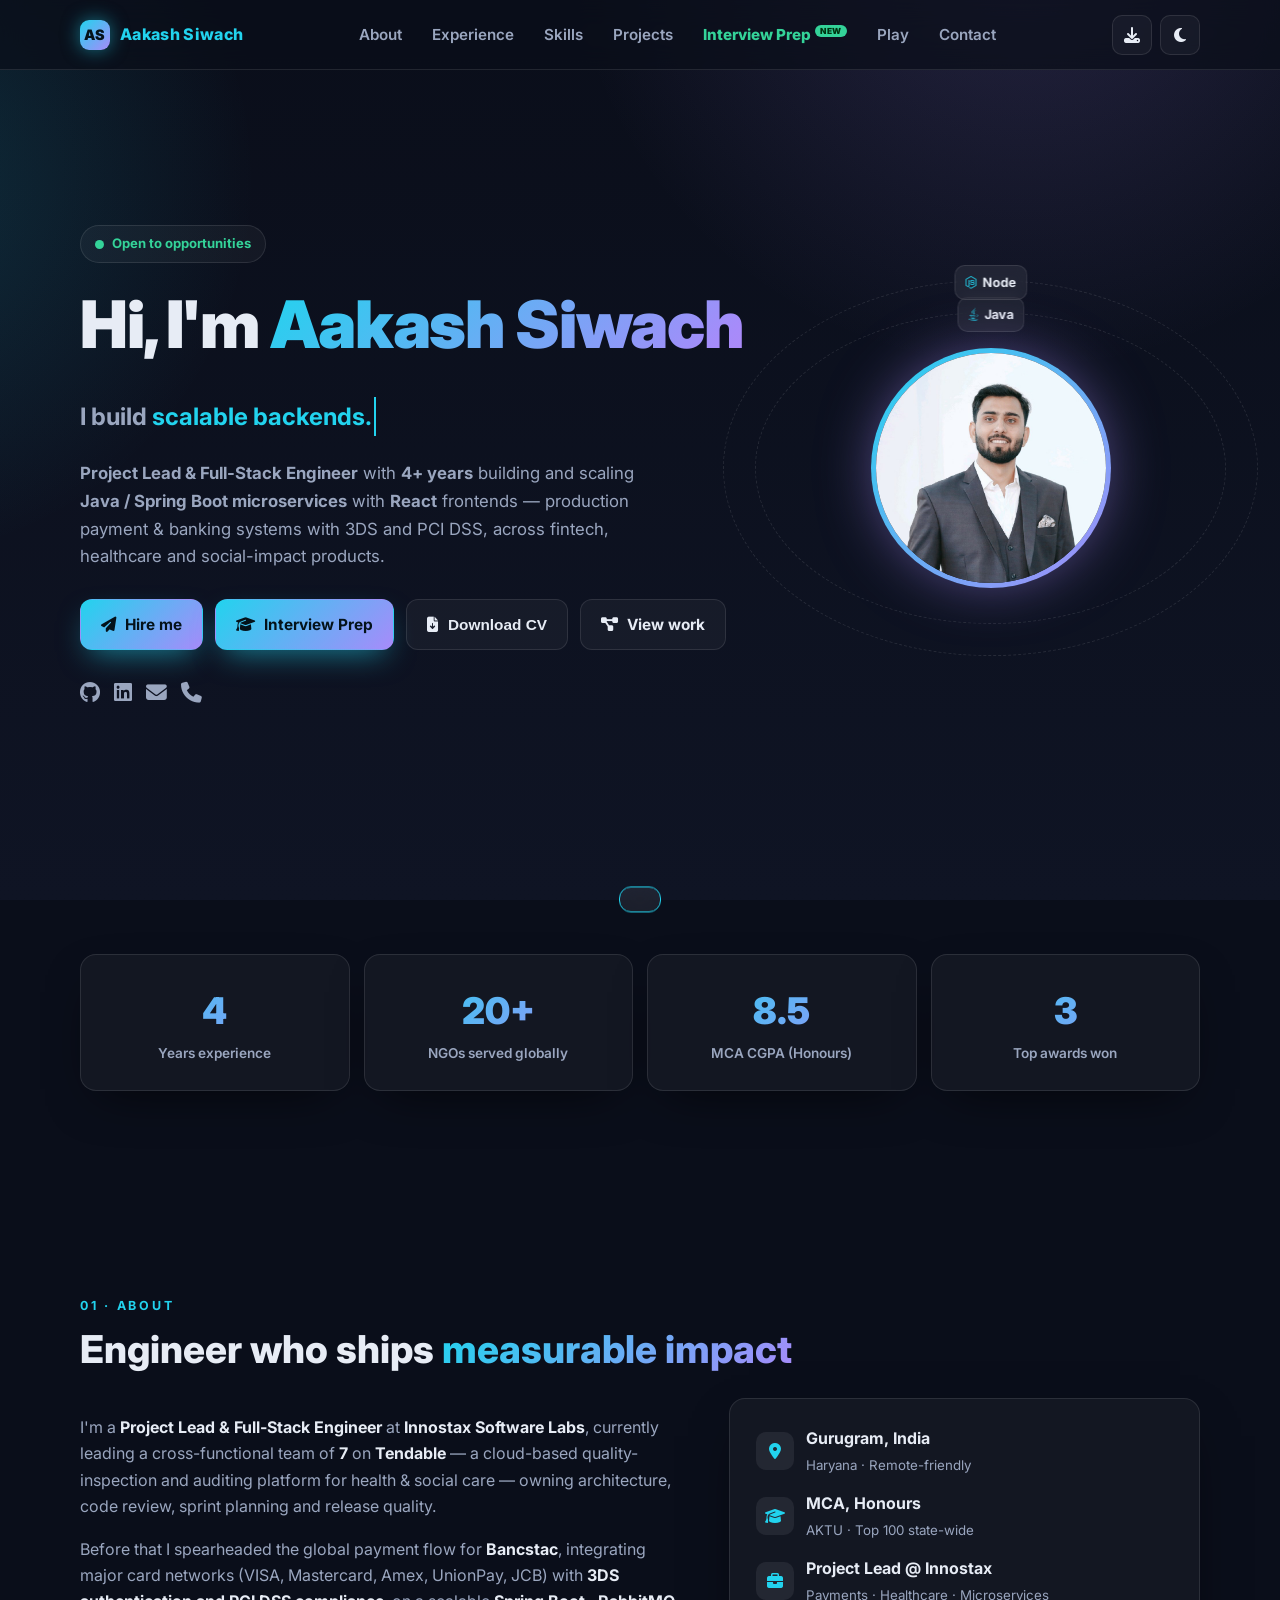
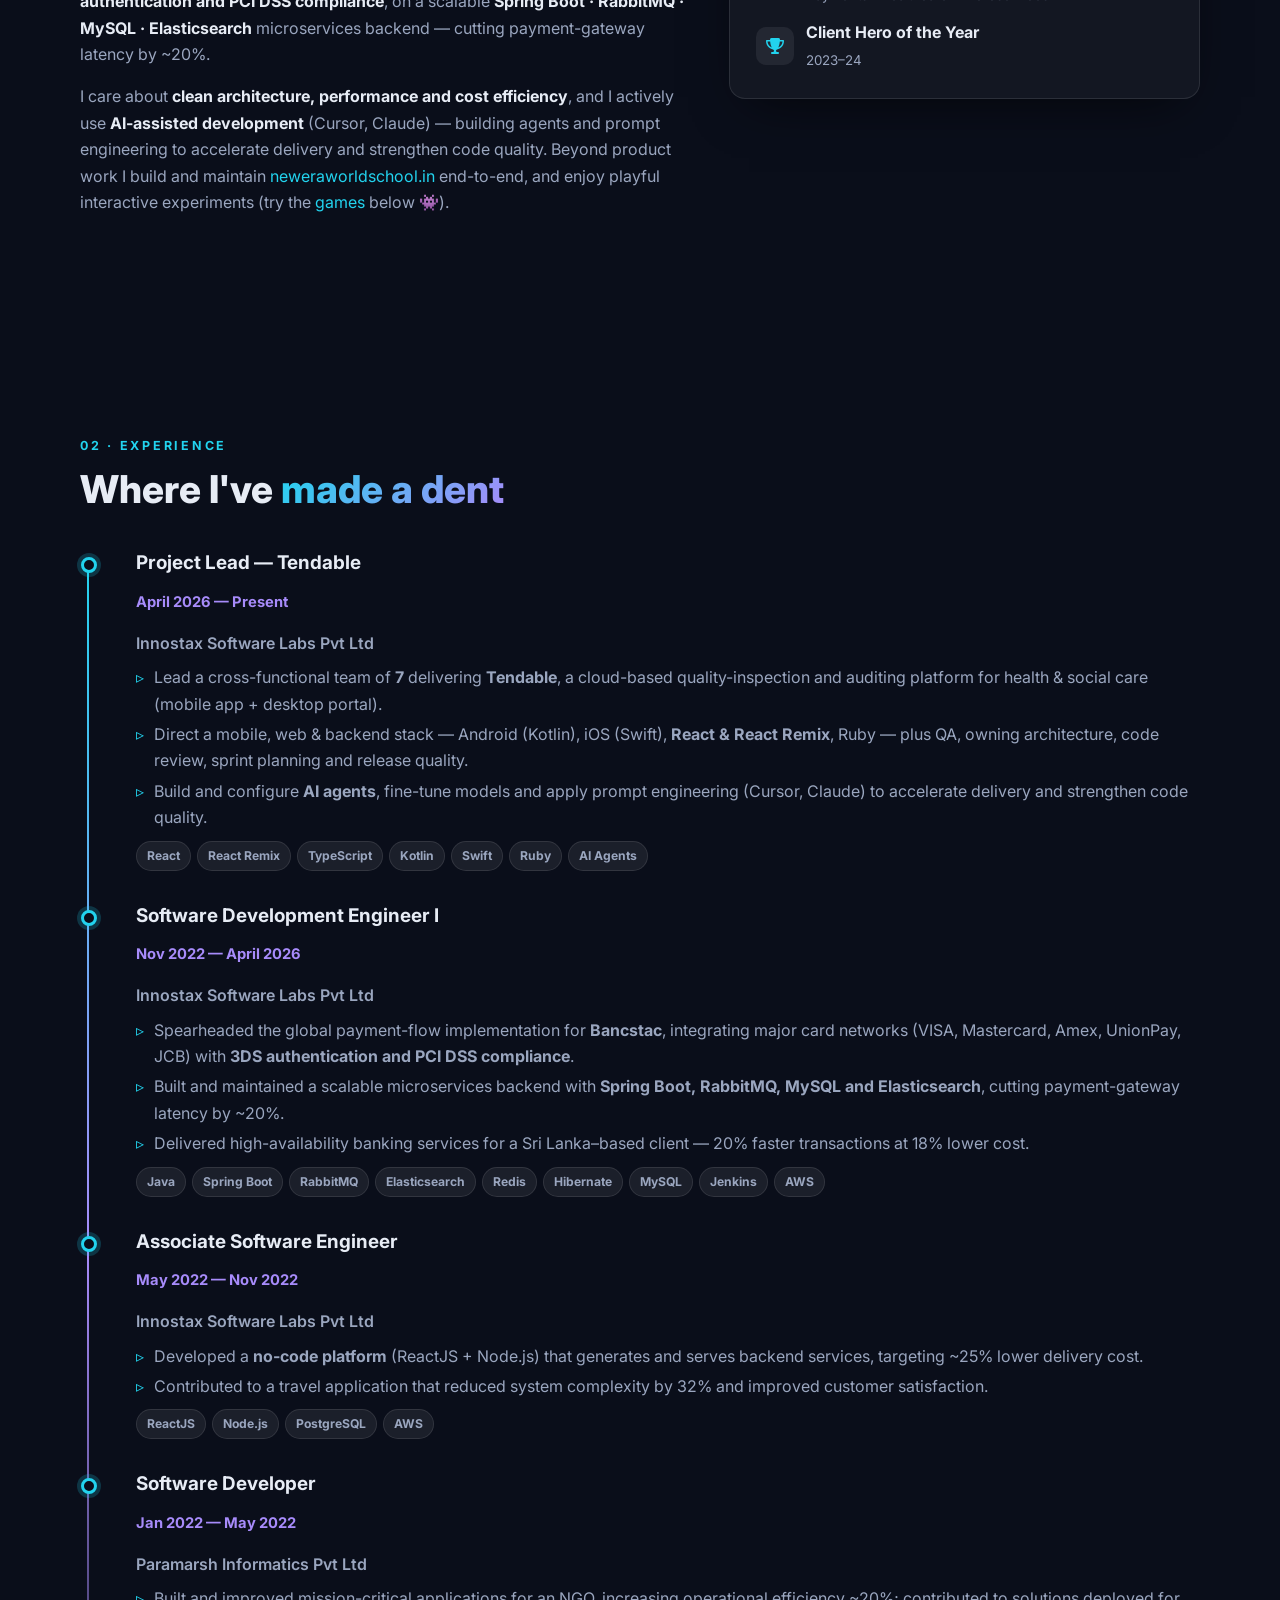
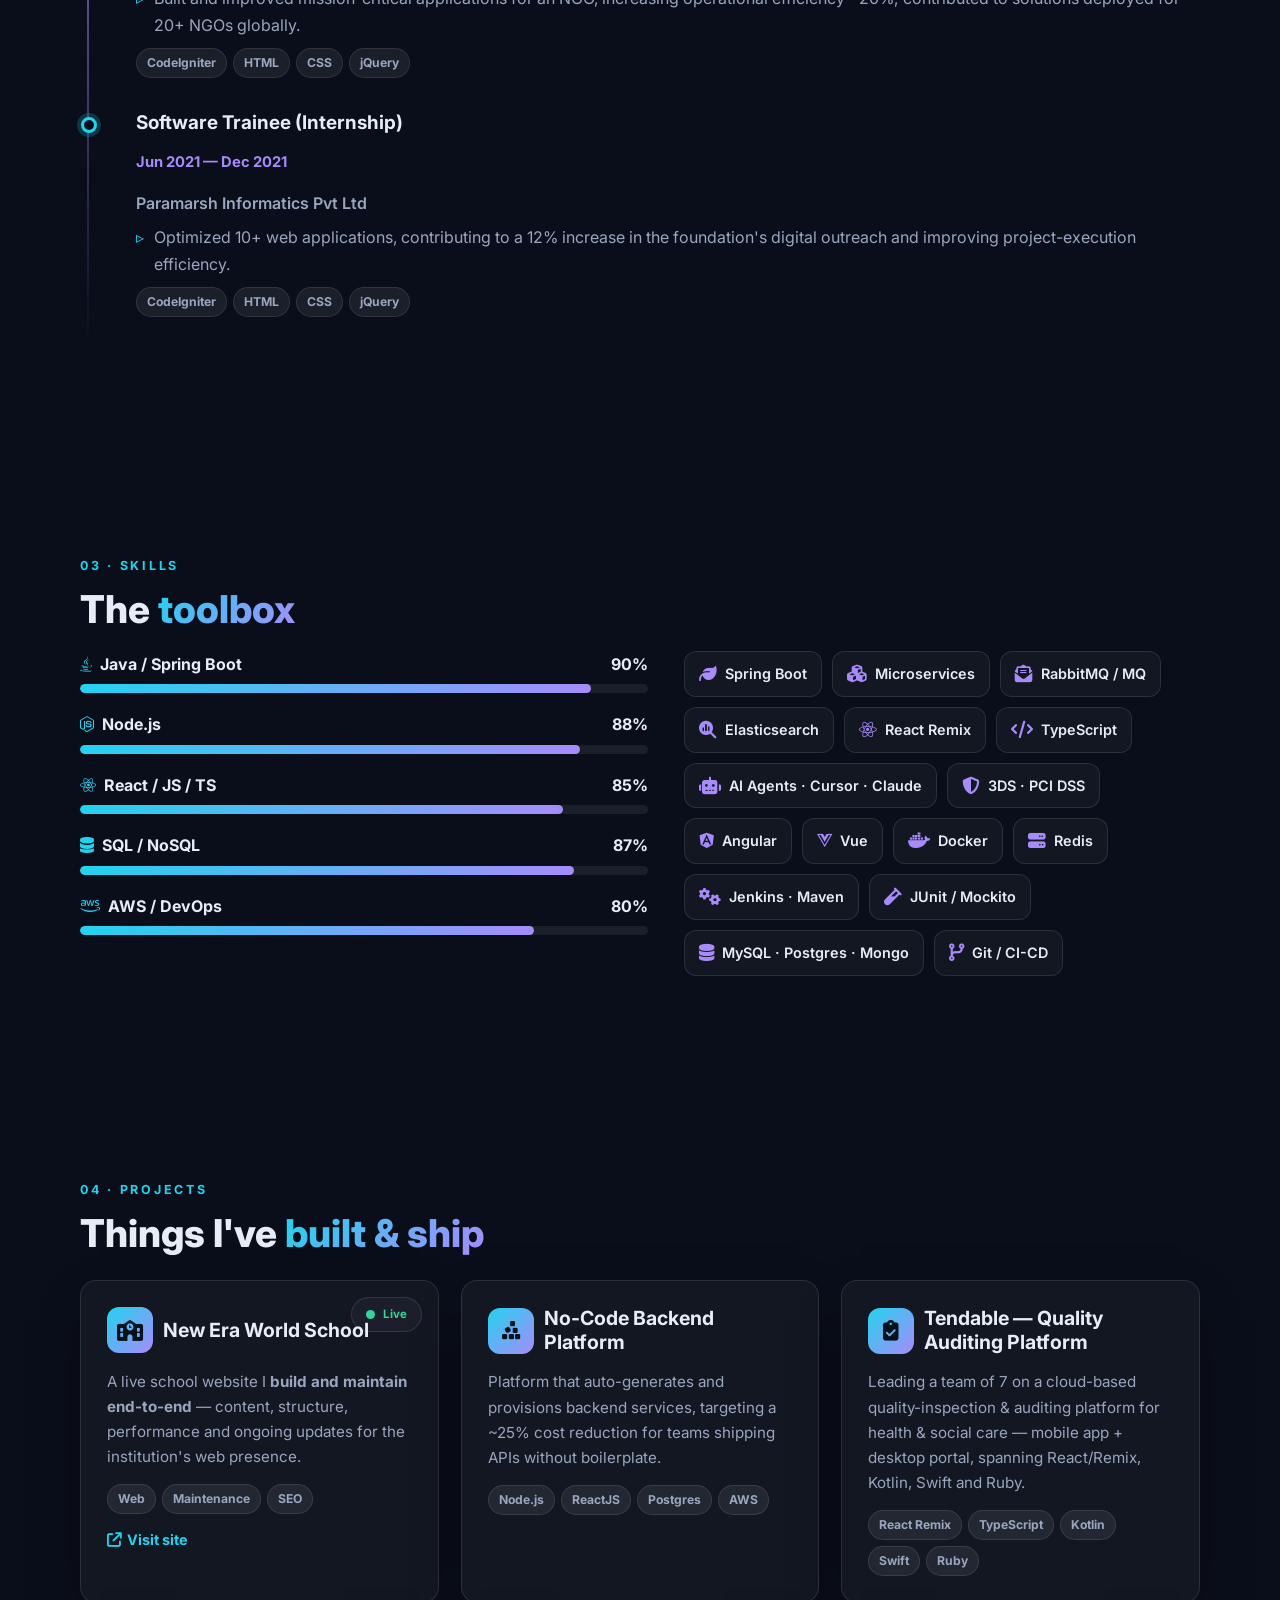
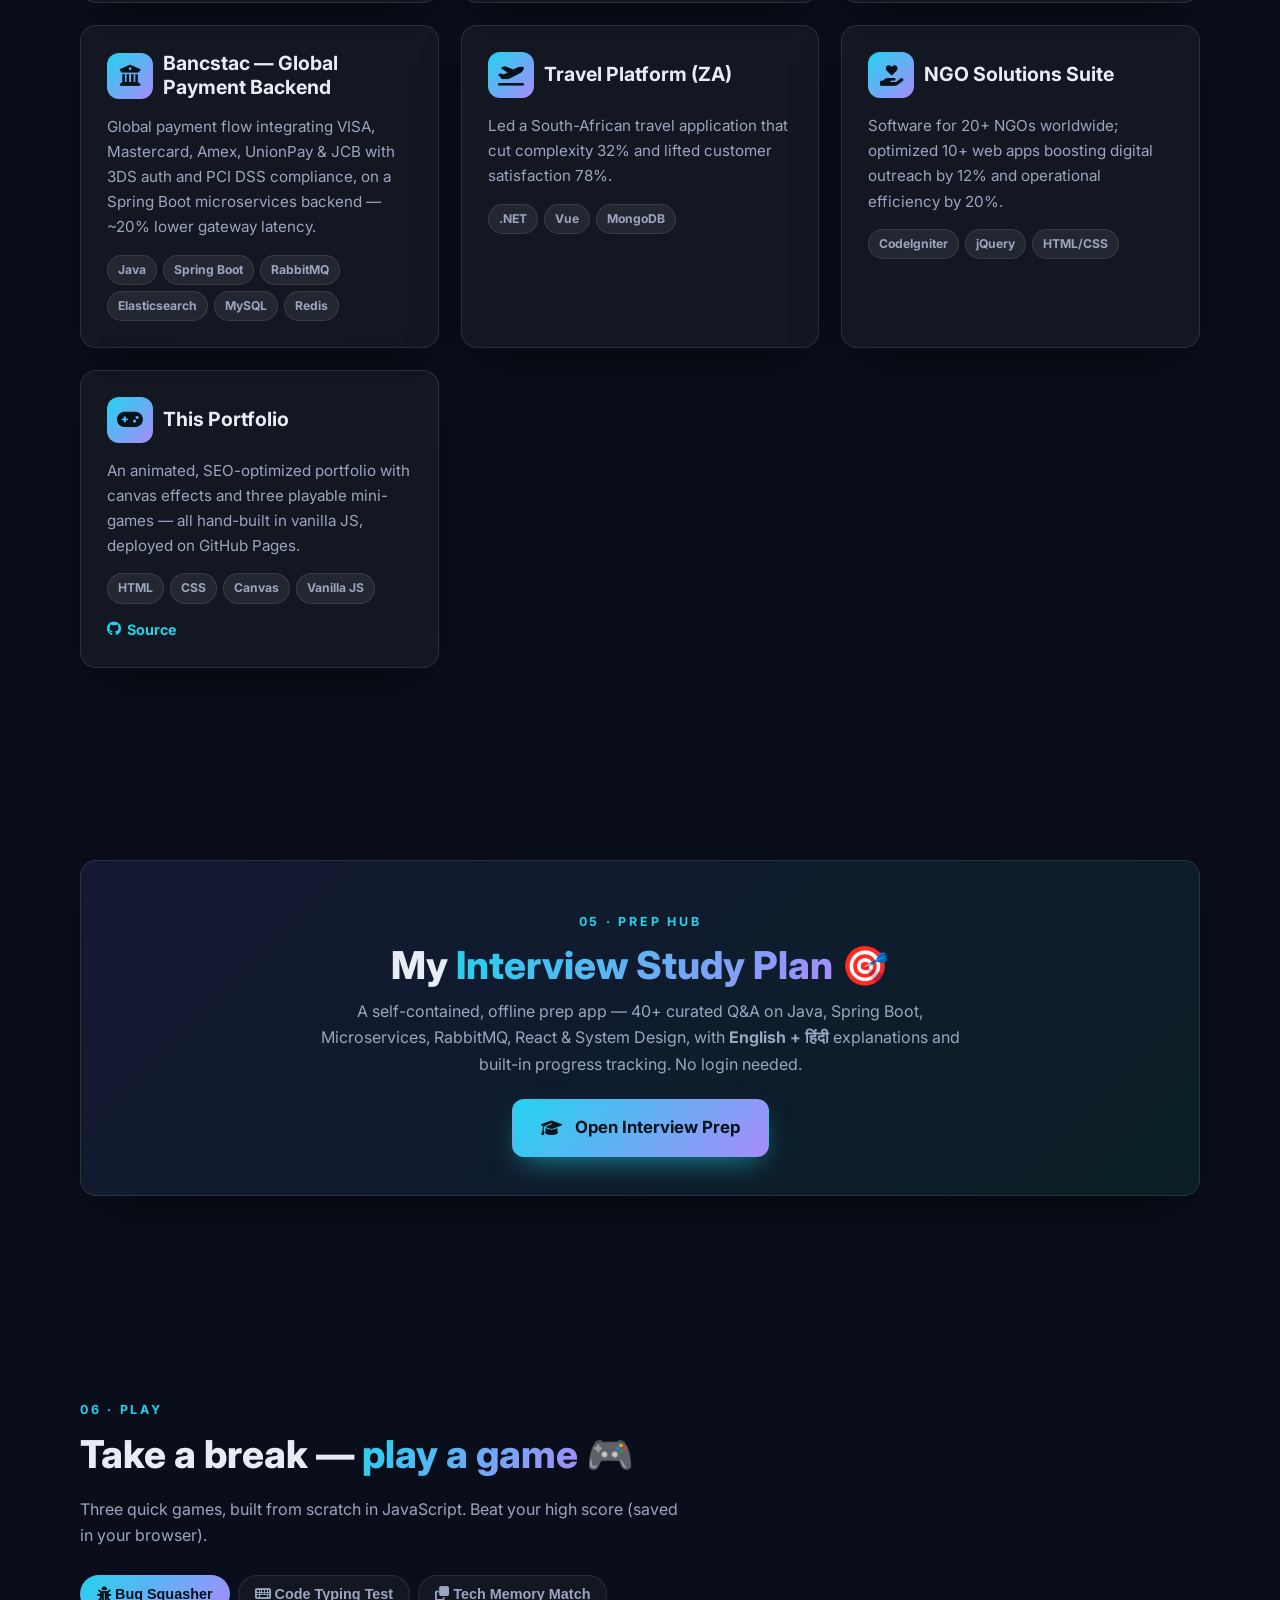
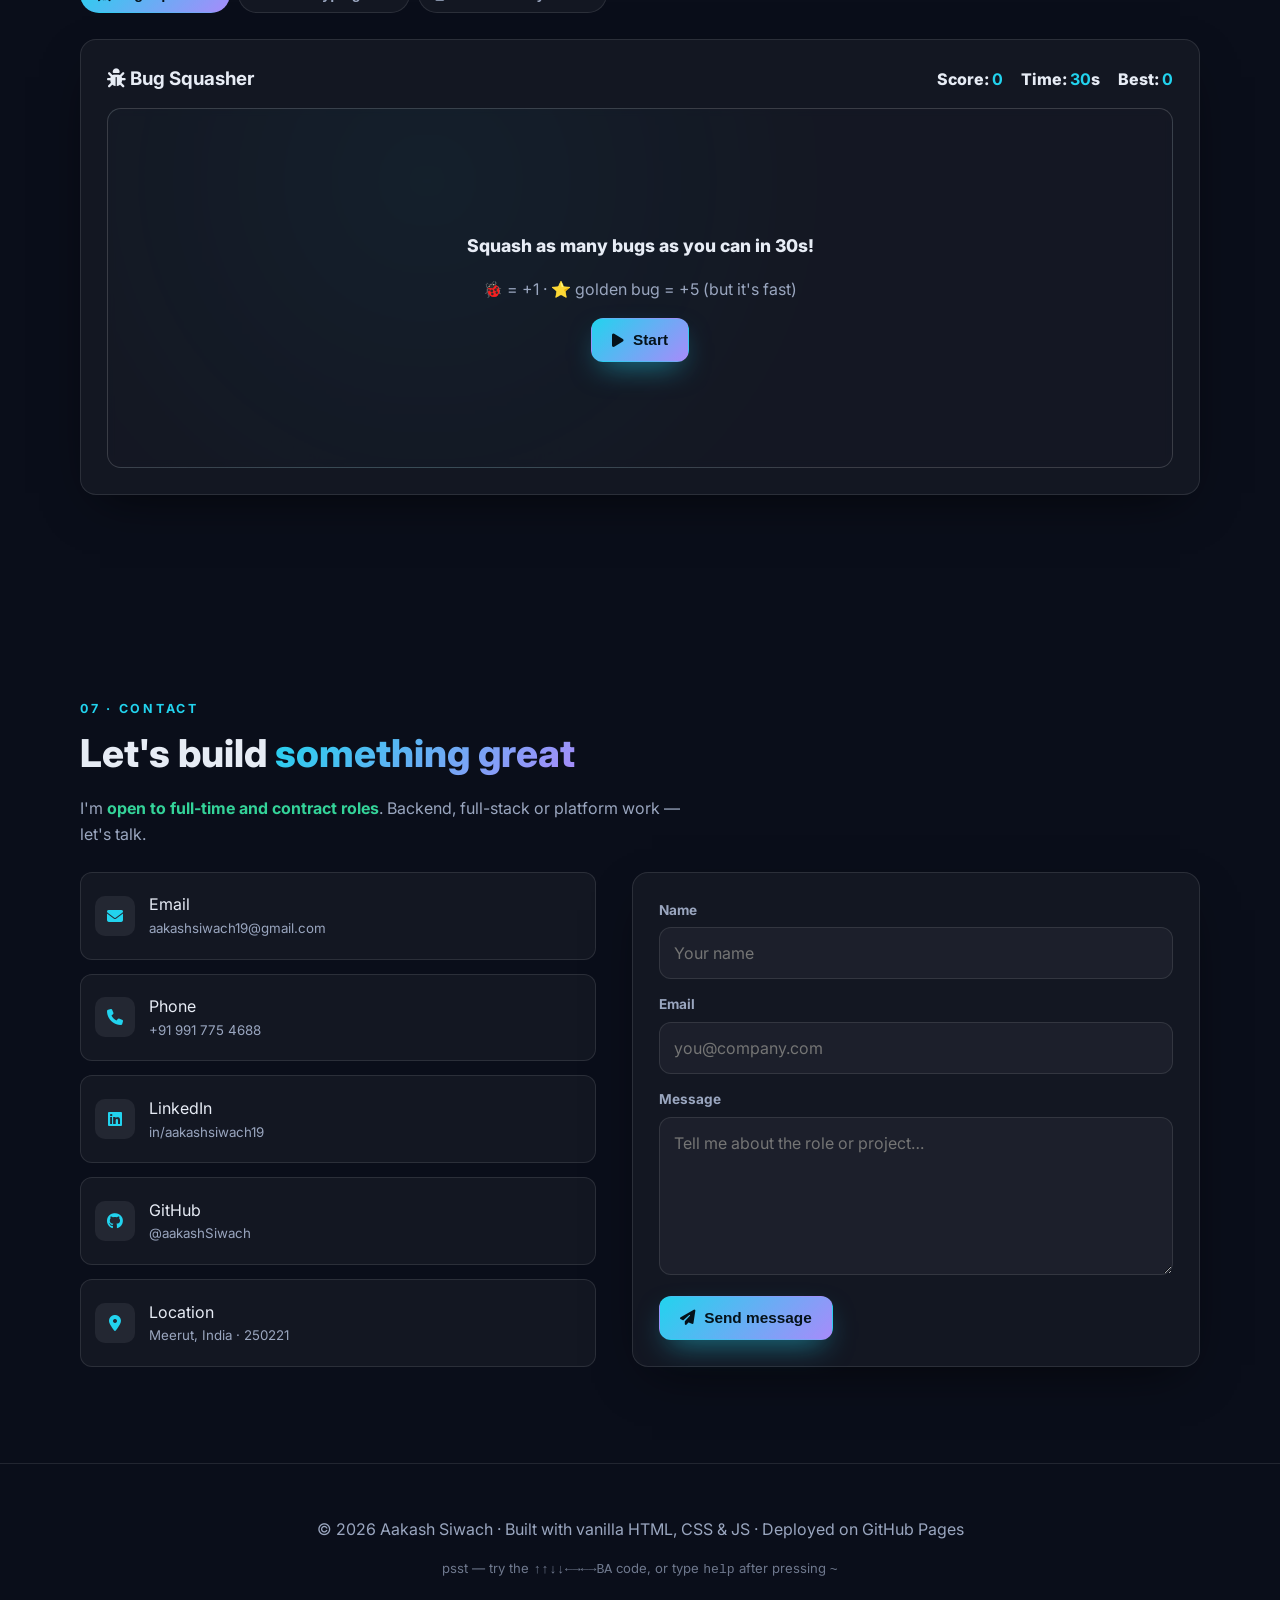
<file: index.html>
<!DOCTYPE html>
<html lang="en" data-theme="dark">
<head>
  <meta charset="UTF-8" />
  <meta name="viewport" content="width=device-width, initial-scale=1.0" />

  <!-- ===== Primary SEO ===== -->
  <title>Aakash Siwach — Project Lead & Full-Stack Engineer | Java, Spring Boot, Microservices, React</title>
  <meta name="description" content="Aakash Siwach is a Project Lead and Full-Stack Engineer with 4+ years building and scaling Java / Spring Boot microservices with React frontends — payment &amp; banking systems with 3DS and PCI DSS. Skilled in RabbitMQ, Elasticsearch, TypeScript, AWS and AI-assisted development. Open to opportunities." />
  <meta name="keywords" content="Aakash Siwach, Project Lead, Software Development Engineer, Full Stack Developer, Java Developer, Spring Boot, Microservices, RabbitMQ, Elasticsearch, ReactJS, React Remix, TypeScript, AWS, Payment Gateway, PCI DSS, Backend Engineer, Gurugram, Meerut, Hire Developer India" />
  <meta name="author" content="Aakash Siwach" />
  <meta name="robots" content="index, follow, max-image-preview:large" />
  <meta name="theme-color" content="#0a0e1a" />
  <link rel="canonical" href="https://aakashsiwach.github.io/" />

  <!-- ===== Open Graph ===== -->
  <meta property="og:type" content="website" />
  <meta property="og:url" content="https://aakashsiwach.github.io/" />
  <meta property="og:title" content="Aakash Siwach — Full-Stack Software Development Engineer" />
  <meta property="og:description" content="4+ years building scalable backends, payment gateways and no-code platforms in Java, Node.js, React & AWS. Open to opportunities." />
  <meta property="og:image" content="https://aakashsiwach.github.io/assets/img/og-cover.jpg" />
  <meta property="og:image:width" content="1200" />
  <meta property="og:image:height" content="630" />
  <meta property="og:image:alt" content="Aakash Siwach — Full-Stack Software Development Engineer" />
  <meta property="og:locale" content="en_US" />
  <meta property="og:site_name" content="Aakash Siwach Portfolio" />

  <!-- ===== Twitter ===== -->
  <meta name="twitter:card" content="summary_large_image" />
  <meta name="twitter:title" content="Aakash Siwach — Full-Stack Software Development Engineer" />
  <meta name="twitter:description" content="4+ years building scalable backends, payment gateways & no-code platforms in Java, Node.js, React & AWS." />
  <meta name="twitter:image" content="https://aakashsiwach.github.io/assets/img/og-cover.jpg" />

  <!-- ===== Performance ===== -->
  <link rel="preconnect" href="https://cdnjs.cloudflare.com" crossorigin />
  <link rel="preconnect" href="https://fonts.googleapis.com" />
  <link rel="preconnect" href="https://fonts.gstatic.com" crossorigin />
  <link rel="dns-prefetch" href="https://cdnjs.cloudflare.com" />

  <link rel="icon" href="data:image/svg+xml,<svg xmlns='http://www.w3.org/2000/svg' viewBox='0 0 100 100'><text y='.9em' font-size='90'>👨‍💻</text></svg>" />
  <link rel="manifest" href="site.webmanifest" />

  <link rel="preload" as="style" href="https://fonts.googleapis.com/css2?family=Inter:wght@400;600;700;800;900&family=Fira+Code:wght@400;500&display=swap" />
  <link rel="stylesheet" href="https://fonts.googleapis.com/css2?family=Inter:wght@400;600;700;800;900&family=Fira+Code:wght@400;500&display=swap" />
  <link rel="stylesheet" href="https://cdnjs.cloudflare.com/ajax/libs/font-awesome/6.5.1/css/all.min.css" referrerpolicy="no-referrer" />
  <link rel="stylesheet" href="assets/css/style.css" />
  <style>
    .nav-links a.nav-highlight{color:var(--good,#10b981);font-weight:800;}
    .nav-links a.nav-highlight::after{content:"NEW";font-size:.55em;vertical-align:super;margin-left:4px;padding:1px 5px;border-radius:6px;background:var(--good,#10b981);color:#031;font-weight:900;letter-spacing:.5px;}
  </style>

  <!-- ===== Structured data: Person ===== -->
  <script type="application/ld+json">
  {
    "@context": "https://schema.org",
    "@type": "Person",
    "name": "Aakash Siwach",
    "url": "https://aakashsiwach.github.io/",
    "image": "https://aakashsiwach.github.io/assets/img/profile.jpg",
    "jobTitle": "Project Lead — Full-Stack Engineer",
    "email": "mailto:aakashsiwach19@gmail.com",
    "telephone": "+91-9917754688",
    "address": { "@type": "PostalAddress", "addressLocality": "Gurugram", "addressRegion": "Haryana", "addressCountry": "IN" },
    "alumniOf": [
      { "@type": "CollegeOrUniversity", "name": "Dr. A.P.J. Abdul Kalam Technical University, Lucknow" },
      { "@type": "CollegeOrUniversity", "name": "Chaudhary Charan Singh University, Meerut" }
    ],
    "worksFor": { "@type": "Organization", "name": "Innostax Software Labs Pvt Ltd" },
    "knowsAbout": ["Java", "Spring Boot", "Microservices", "RabbitMQ", "Elasticsearch", "REST APIs", "Hibernate", "ReactJS", "React Remix", "TypeScript", "Node.js", "MySQL", "PostgreSQL", "MongoDB", "Redis", "AWS", "Docker", "Jenkins", "Payment Systems", "PCI DSS", "AI Agents"],
    "sameAs": [
      "https://github.com/aakashSiwach",
      "https://www.linkedin.com/in/aakashsiwach19"
    ]
  }
  </script>
</head>
<body>
  <canvas id="bg-canvas" aria-hidden="true"></canvas>
  <div id="progress"></div>

  <!-- ===================== NAV ===================== -->
  <header class="nav">
    <div class="wrap nav-inner">
      <a class="brand" href="#home" aria-label="Aakash Siwach home">
        <span class="dot">AS</span> Aakash&nbsp;Siwach
      </a>
      <nav class="nav-links" id="navLinks" aria-label="Primary">
        <a href="#about">About</a>
        <a href="#experience">Experience</a>
        <a href="#skills">Skills</a>
        <a href="#projects">Projects</a>
        <a href="interview/" class="nav-highlight">Interview Prep</a>
        <a href="#games">Play</a>
        <a href="#contact">Contact</a>
      </nav>
      <div class="nav-tools">
        <button class="icon-btn" id="cvBtn" title="Download CV" aria-label="Download CV"><i class="fa-solid fa-download"></i></button>
        <button class="icon-btn" id="themeBtn" title="Toggle theme" aria-label="Toggle theme"><i class="fa-solid fa-moon"></i></button>
        <button class="icon-btn nav-toggle" id="navToggle" aria-label="Open menu" aria-expanded="false"><i class="fa-solid fa-bars"></i></button>
      </div>
    </div>
  </header>

  <main>
    <!-- ===================== HERO ===================== -->
    <section class="hero wrap" id="home">
      <div class="hero-grid">
        <div>
          <span class="badge"><span class="pulse"></span> Open to opportunities</span>
          <h1>Hi, I'm <span class="grad">Aakash Siwach</span></h1>
          <p class="typed-line">I build <span class="typed" id="typed"></span><span class="caret">&nbsp;</span></p>
          <p class="sub"><strong>Project Lead &amp; Full-Stack Engineer</strong> with <strong>4+ years</strong> building and scaling <strong>Java / Spring Boot microservices</strong> with <strong>React</strong> frontends — production payment &amp; banking systems with 3DS and PCI DSS, across fintech, healthcare and social-impact products.</p>
          <div class="hero-cta">
            <a class="btn btn-primary" href="#contact"><i class="fa-solid fa-paper-plane"></i> Hire me</a>
            <a class="btn btn-primary" href="interview/"><i class="fa-solid fa-graduation-cap"></i> Interview Prep</a>
            <button class="btn btn-ghost" id="cvBtn2"><i class="fa-solid fa-file-arrow-down"></i> Download CV</button>
            <a class="btn btn-ghost" href="#projects"><i class="fa-solid fa-diagram-project"></i> View work</a>
          </div>
          <div class="hero-socials">
            <a href="https://github.com/aakashSiwach" target="_blank" rel="noopener" aria-label="GitHub"><i class="fab fa-github"></i></a>
            <a href="https://www.linkedin.com/in/aakashsiwach19" target="_blank" rel="noopener" aria-label="LinkedIn"><i class="fab fa-linkedin"></i></a>
            <a href="mailto:aakashsiwach19@gmail.com" aria-label="Email"><i class="fa-solid fa-envelope"></i></a>
            <a href="tel:+919917754688" aria-label="Phone"><i class="fa-solid fa-phone"></i></a>
          </div>
        </div>
        <div class="avatar-wrap">
          <div class="orbit"><div class="chip"><i class="fab fa-java"></i> Java</div></div>
          <div class="orbit two"><div class="chip"><i class="fab fa-node-js"></i> Node</div></div>
          <div class="avatar"><img src="assets/img/profile.jpg" alt="Aakash Siwach — Full-Stack Software Development Engineer" width="240" height="240" loading="eager" decoding="async" /></div>
        </div>
      </div>
    </section>

    <!-- ===================== STATS ===================== -->
    <section class="wrap" style="padding-top:0;" aria-label="Highlights">
      <div class="stats">
        <div class="stat card reveal"><div class="num" data-count="4">0</div><div class="lbl">Years experience</div></div>
        <div class="stat card reveal"><div class="num" data-count="20" data-suffix="+">0</div><div class="lbl">NGOs served globally</div></div>
        <div class="stat card reveal"><div class="num" data-count="8.5" data-decimals="1">0</div><div class="lbl">MCA CGPA (Honours)</div></div>
        <div class="stat card reveal"><div class="num" data-count="3">0</div><div class="lbl">Top awards won</div></div>
      </div>
    </section>

    <!-- ===================== ABOUT ===================== -->
    <section class="wrap" id="about">
      <div class="reveal">
        <p class="eyebrow">01 · About</p>
        <h2 class="section-title">Engineer who ships <span class="grad">measurable impact</span></h2>
      </div>
      <div class="about-grid" style="margin-top:26px;">
        <div class="reveal">
          <p>I'm a <strong>Project Lead &amp; Full-Stack Engineer</strong> at <strong>Innostax Software Labs</strong>, currently leading a cross-functional team of <strong>7</strong> on <strong>Tendable</strong> — a cloud-based quality-inspection and auditing platform for health &amp; social care — owning architecture, code review, sprint planning and release quality.</p>
          <p>Before that I spearheaded the global payment flow for <strong>Bancstac</strong>, integrating major card networks (VISA, Mastercard, Amex, UnionPay, JCB) with <strong>3DS authentication and PCI DSS compliance</strong>, on a scalable <strong>Spring Boot · RabbitMQ · MySQL · Elasticsearch</strong> microservices backend — cutting payment-gateway latency by ~20%.</p>
          <p>I care about <strong>clean architecture, performance and cost efficiency</strong>, and I actively use <strong>AI-assisted development</strong> (Cursor, Claude) — building agents and prompt engineering to accelerate delivery and strengthen code quality. Beyond product work I build and maintain <a href="https://neweraworldschool.in/" target="_blank" rel="noopener">neweraworldschool.in</a> end-to-end, and enjoy playful interactive experiments (try the <a href="#games">games</a> below 👾).</p>
        </div>
        <div class="card reveal">
          <div class="facts">
            <div class="fact"><i class="fa-solid fa-location-dot"></i><div><strong>Gurugram, India</strong><br><small style="color:var(--muted)">Haryana · Remote-friendly</small></div></div>
            <div class="fact"><i class="fa-solid fa-graduation-cap"></i><div><strong>MCA, Honours</strong><br><small style="color:var(--muted)">AKTU · Top 100 state-wide</small></div></div>
            <div class="fact"><i class="fa-solid fa-briefcase"></i><div><strong>Project Lead @ Innostax</strong><br><small style="color:var(--muted)">Payments · Healthcare · Microservices</small></div></div>
            <div class="fact"><i class="fa-solid fa-trophy"></i><div><strong>Client Hero of the Year</strong><br><small style="color:var(--muted)">2023–24</small></div></div>
          </div>
        </div>
      </div>
    </section>

    <!-- ===================== EXPERIENCE ===================== -->
    <section class="wrap" id="experience">
      <div class="reveal">
        <p class="eyebrow">02 · Experience</p>
        <h2 class="section-title">Where I've <span class="grad">made a dent</span></h2>
      </div>
      <div class="timeline">
        <div class="t-item reveal">
          <h3>Project Lead — Tendable</h3>
          <p class="t-meta">April 2026 — Present</p>
          <p class="t-co">Innostax Software Labs Pvt Ltd</p>
          <ul>
            <li>Lead a cross-functional team of <strong>7</strong> delivering <strong>Tendable</strong>, a cloud-based quality-inspection and auditing platform for health &amp; social care (mobile app + desktop portal).</li>
            <li>Direct a mobile, web &amp; backend stack — Android (Kotlin), iOS (Swift), <strong>React &amp; React Remix</strong>, Ruby — plus QA, owning architecture, code review, sprint planning and release quality.</li>
            <li>Build and configure <strong>AI agents</strong>, fine-tune models and apply prompt engineering (Cursor, Claude) to accelerate delivery and strengthen code quality.</li>
          </ul>
          <div class="stack">
            <span class="tag">React</span><span class="tag">React Remix</span><span class="tag">TypeScript</span><span class="tag">Kotlin</span><span class="tag">Swift</span><span class="tag">Ruby</span><span class="tag">AI Agents</span>
          </div>
        </div>
        <div class="t-item reveal">
          <h3>Software Development Engineer I</h3>
          <p class="t-meta">Nov 2022 — April 2026</p>
          <p class="t-co">Innostax Software Labs Pvt Ltd</p>
          <ul>
            <li>Spearheaded the global payment-flow implementation for <strong>Bancstac</strong>, integrating major card networks (VISA, Mastercard, Amex, UnionPay, JCB) with <strong>3DS authentication and PCI DSS compliance</strong>.</li>
            <li>Built and maintained a scalable microservices backend with <strong>Spring Boot, RabbitMQ, MySQL and Elasticsearch</strong>, cutting payment-gateway latency by ~20%.</li>
            <li>Delivered high-availability banking services for a Sri Lanka–based client — 20% faster transactions at 18% lower cost.</li>
          </ul>
          <div class="stack">
            <span class="tag">Java</span><span class="tag">Spring Boot</span><span class="tag">RabbitMQ</span><span class="tag">Elasticsearch</span><span class="tag">Redis</span><span class="tag">Hibernate</span><span class="tag">MySQL</span><span class="tag">Jenkins</span><span class="tag">AWS</span>
          </div>
        </div>
        <div class="t-item reveal">
          <h3>Associate Software Engineer</h3>
          <p class="t-meta">May 2022 — Nov 2022</p>
          <p class="t-co">Innostax Software Labs Pvt Ltd</p>
          <ul>
            <li>Developed a <strong>no-code platform</strong> (ReactJS + Node.js) that generates and serves backend services, targeting ~25% lower delivery cost.</li>
            <li>Contributed to a travel application that reduced system complexity by 32% and improved customer satisfaction.</li>
          </ul>
          <div class="stack"><span class="tag">ReactJS</span><span class="tag">Node.js</span><span class="tag">PostgreSQL</span><span class="tag">AWS</span></div>
        </div>
        <div class="t-item reveal">
          <h3>Software Developer</h3>
          <p class="t-meta">Jan 2022 — May 2022</p>
          <p class="t-co">Paramarsh Informatics Pvt Ltd</p>
          <ul>
            <li>Built and improved mission-critical applications for an NGO, increasing operational efficiency ~20%; contributed to solutions deployed for 20+ NGOs globally.</li>
          </ul>
          <div class="stack"><span class="tag">CodeIgniter</span><span class="tag">HTML</span><span class="tag">CSS</span><span class="tag">jQuery</span></div>
        </div>
        <div class="t-item reveal">
          <h3>Software Trainee (Internship)</h3>
          <p class="t-meta">Jun 2021 — Dec 2021</p>
          <p class="t-co">Paramarsh Informatics Pvt Ltd</p>
          <ul><li>Optimized 10+ web applications, contributing to a 12% increase in the foundation's digital outreach and improving project-execution efficiency.</li></ul>
          <div class="stack"><span class="tag">CodeIgniter</span><span class="tag">HTML</span><span class="tag">CSS</span><span class="tag">jQuery</span></div>
        </div>
      </div>
    </section>

    <!-- ===================== SKILLS ===================== -->
    <section class="wrap" id="skills">
      <div class="reveal">
        <p class="eyebrow">03 · Skills</p>
        <h2 class="section-title">The <span class="grad">toolbox</span></h2>
      </div>
      <div class="skills-grid">
        <div class="reveal">
          <div class="skill-row"><div class="top"><span><i class="fab fa-java"></i>Java / Spring Boot</span><span>90%</span></div><div class="bar"><span data-w="90"></span></div></div>
          <div class="skill-row"><div class="top"><span><i class="fab fa-node-js"></i>Node.js</span><span>88%</span></div><div class="bar"><span data-w="88"></span></div></div>
          <div class="skill-row"><div class="top"><span><i class="fab fa-react"></i>React / JS / TS</span><span>85%</span></div><div class="bar"><span data-w="85"></span></div></div>
          <div class="skill-row"><div class="top"><span><i class="fas fa-database"></i>SQL / NoSQL</span><span>87%</span></div><div class="bar"><span data-w="87"></span></div></div>
          <div class="skill-row"><div class="top"><span><i class="fab fa-aws"></i>AWS / DevOps</span><span>80%</span></div><div class="bar"><span data-w="80"></span></div></div>
        </div>
        <div class="reveal">
          <div class="chips">
            <span class="chip-skill"><i class="fas fa-leaf"></i>Spring Boot</span>
            <span class="chip-skill"><i class="fas fa-cubes"></i>Microservices</span>
            <span class="chip-skill"><i class="fas fa-envelope-open-text"></i>RabbitMQ / MQ</span>
            <span class="chip-skill"><i class="fas fa-magnifying-glass-chart"></i>Elasticsearch</span>
            <span class="chip-skill"><i class="fab fa-react"></i>React Remix</span>
            <span class="chip-skill"><i class="fas fa-code"></i>TypeScript</span>
            <span class="chip-skill"><i class="fas fa-robot"></i>AI Agents · Cursor · Claude</span>
            <span class="chip-skill"><i class="fas fa-shield-halved"></i>3DS · PCI DSS</span>
            <span class="chip-skill"><i class="fab fa-angular"></i>Angular</span>
            <span class="chip-skill"><i class="fab fa-vuejs"></i>Vue</span>
            <span class="chip-skill"><i class="fab fa-docker"></i>Docker</span>
            <span class="chip-skill"><i class="fas fa-server"></i>Redis</span>
            <span class="chip-skill"><i class="fas fa-cogs"></i>Jenkins · Maven</span>
            <span class="chip-skill"><i class="fas fa-vial"></i>JUnit / Mockito</span>
            <span class="chip-skill"><i class="fas fa-database"></i>MySQL · Postgres · Mongo</span>
            <span class="chip-skill"><i class="fas fa-code-branch"></i>Git / CI-CD</span>
          </div>
        </div>
      </div>
    </section>

    <!-- ===================== PROJECTS ===================== -->
    <section class="wrap" id="projects">
      <div class="reveal">
        <p class="eyebrow">04 · Projects</p>
        <h2 class="section-title">Things I've <span class="grad">built & ship</span></h2>
      </div>
      <div class="proj-grid" style="margin-top:24px;">
        <article class="card proj reveal">
          <span class="badge badge-live"><span class="pulse"></span> Live</span>
          <h3><span class="ico"><i class="fa-solid fa-school"></i></span> New Era World School</h3>
          <p>A live school website I <strong>build and maintain end-to-end</strong> — content, structure, performance and ongoing updates for the institution's web presence.</p>
          <div class="stack"><span class="tag">Web</span><span class="tag">Maintenance</span><span class="tag">SEO</span></div>
          <div class="links">
            <a href="https://neweraworldschool.in/" target="_blank" rel="noopener"><i class="fa-solid fa-arrow-up-right-from-square"></i> Visit site</a>
          </div>
        </article>
        <article class="card proj reveal">
          <h3><span class="ico"><i class="fa-solid fa-cubes-stacked"></i></span> No-Code Backend Platform</h3>
          <p>Platform that auto-generates and provisions backend services, targeting a ~25% cost reduction for teams shipping APIs without boilerplate.</p>
          <div class="stack"><span class="tag">Node.js</span><span class="tag">ReactJS</span><span class="tag">Postgres</span><span class="tag">AWS</span></div>
        </article>
        <article class="card proj reveal">
          <h3><span class="ico"><i class="fa-solid fa-clipboard-check"></i></span> Tendable — Quality Auditing Platform</h3>
          <p>Leading a team of 7 on a cloud-based quality-inspection &amp; auditing platform for health &amp; social care — mobile app + desktop portal, spanning React/Remix, Kotlin, Swift and Ruby.</p>
          <div class="stack"><span class="tag">React Remix</span><span class="tag">TypeScript</span><span class="tag">Kotlin</span><span class="tag">Swift</span><span class="tag">Ruby</span></div>
        </article>
        <article class="card proj reveal">
          <h3><span class="ico"><i class="fa-solid fa-building-columns"></i></span> Bancstac — Global Payment Backend</h3>
          <p>Global payment flow integrating VISA, Mastercard, Amex, UnionPay &amp; JCB with 3DS auth and PCI DSS compliance, on a Spring Boot microservices backend — ~20% lower gateway latency.</p>
          <div class="stack"><span class="tag">Java</span><span class="tag">Spring Boot</span><span class="tag">RabbitMQ</span><span class="tag">Elasticsearch</span><span class="tag">MySQL</span><span class="tag">Redis</span></div>
        </article>
        <article class="card proj reveal">
          <h3><span class="ico"><i class="fa-solid fa-plane-departure"></i></span> Travel Platform (ZA)</h3>
          <p>Led a South-African travel application that cut complexity 32% and lifted customer satisfaction 78%.</p>
          <div class="stack"><span class="tag">.NET</span><span class="tag">Vue</span><span class="tag">MongoDB</span></div>
        </article>
        <article class="card proj reveal">
          <h3><span class="ico"><i class="fa-solid fa-hand-holding-heart"></i></span> NGO Solutions Suite</h3>
          <p>Software for 20+ NGOs worldwide; optimized 10+ web apps boosting digital outreach by 12% and operational efficiency by 20%.</p>
          <div class="stack"><span class="tag">CodeIgniter</span><span class="tag">jQuery</span><span class="tag">HTML/CSS</span></div>
        </article>
        <article class="card proj reveal">
          <h3><span class="ico"><i class="fa-solid fa-gamepad"></i></span> This Portfolio</h3>
          <p>An animated, SEO-optimized portfolio with canvas effects and three playable mini-games — all hand-built in vanilla JS, deployed on GitHub Pages.</p>
          <div class="stack"><span class="tag">HTML</span><span class="tag">CSS</span><span class="tag">Canvas</span><span class="tag">Vanilla JS</span></div>
          <div class="links"><a href="https://github.com/aakashSiwach/aakashSiwach.github.io" target="_blank" rel="noopener"><i class="fab fa-github"></i> Source</a></div>
        </article>
      </div>
    </section>

    <!-- ===================== INTERVIEW PREP ===================== -->
    <section class="wrap" id="interview">
      <div class="card reveal" style="text-align:center;padding:38px 24px;background:linear-gradient(135deg, rgba(99,102,241,.12), rgba(16,185,129,.10));">
        <p class="eyebrow" style="justify-content:center;">05 · Prep Hub</p>
        <h2 class="section-title" style="margin-bottom:10px;">My <span class="grad">Interview Study Plan</span> 🎯</h2>
        <p class="lead" style="max-width:640px;margin:0 auto 22px;">A self-contained, offline prep app — 40+ curated Q&amp;A on Java, Spring Boot, Microservices, RabbitMQ, React &amp; System Design, with <strong>English + हिंदी</strong> explanations and built-in progress tracking. No login needed.</p>
        <a class="btn btn-primary" href="interview/" style="font-size:1.05rem;padding:14px 28px;"><i class="fa-solid fa-graduation-cap"></i> &nbsp;Open Interview Prep</a>
      </div>
    </section>

    <!-- ===================== GAMES ===================== -->
    <section class="wrap" id="games">
      <div class="reveal">
        <p class="eyebrow">06 · Play</p>
        <h2 class="section-title">Take a break — <span class="grad">play a game</span> 🎮</h2>
        <p class="lead">Three quick games, built from scratch in JavaScript. Beat your high score (saved in your browser).</p>
      </div>

      <div class="games-tabs reveal">
        <button class="tab-btn active" data-game="bug"><i class="fa-solid fa-bug"></i> Bug Squasher</button>
        <button class="tab-btn" data-game="type"><i class="fa-solid fa-keyboard"></i> Code Typing Test</button>
        <button class="tab-btn" data-game="memory"><i class="fa-solid fa-clone"></i> Tech Memory Match</button>
      </div>

      <!-- Bug Squasher -->
      <div class="game-panel active card reveal" id="game-bug">
        <div class="game-head">
          <h3><i class="fa-solid fa-bug"></i> Bug Squasher</h3>
          <div class="scoreboard">
            <span>Score: <b id="bug-score">0</b></span>
            <span>Time: <b id="bug-time">30</b>s</span>
            <span>Best: <b id="bug-best">0</b></span>
          </div>
        </div>
        <div id="bug-arena">
          <div class="arena-overlay" id="bug-overlay">
            <div>
              <p style="font-size:1.1rem;font-weight:800;margin-bottom:6px;">Squash as many bugs as you can in 30s!</p>
              <p style="color:var(--muted);margin-bottom:16px;">🐞 = +1 · ⭐ golden bug = +5 (but it's fast)</p>
              <button class="btn btn-primary" id="bug-start"><i class="fa-solid fa-play"></i> Start</button>
            </div>
          </div>
        </div>
      </div>

      <!-- Typing test -->
      <div class="game-panel card reveal" id="game-type">
        <div class="game-head">
          <h3><i class="fa-solid fa-keyboard"></i> Code Typing Speed Test</h3>
          <div class="scoreboard">
            <span>WPM: <b id="type-wpm">0</b></span>
            <span>Accuracy: <b id="type-acc">100</b>%</span>
            <span>Best WPM: <b id="type-best">0</b></span>
          </div>
        </div>
        <div id="type-text">Click “New snippet”, then start typing the code above. Timer starts on your first keystroke.</div>
        <textarea id="type-input" rows="3" placeholder="Start typing here…" spellcheck="false" disabled></textarea>
        <div style="margin-top:14px;display:flex;gap:10px;flex-wrap:wrap;">
          <button class="btn btn-primary" id="type-new"><i class="fa-solid fa-rotate"></i> New snippet</button>
          <button class="btn btn-ghost" id="type-reset"><i class="fa-solid fa-arrow-rotate-left"></i> Reset</button>
        </div>
      </div>

      <!-- Memory match -->
      <div class="game-panel card reveal" id="game-memory">
        <div class="game-head">
          <h3><i class="fa-solid fa-clone"></i> Tech Memory Match</h3>
          <div class="scoreboard">
            <span>Moves: <b id="mem-moves">0</b></span>
            <span>Pairs: <b id="mem-pairs">0</b>/8</span>
            <span>Best: <b id="mem-best">—</b></span>
          </div>
        </div>
        <div class="memory-grid" id="mem-grid"></div>
        <div style="margin-top:16px;"><button class="btn btn-primary" id="mem-new"><i class="fa-solid fa-shuffle"></i> New game</button></div>
      </div>
    </section>

    <!-- ===================== CONTACT ===================== -->
    <section class="wrap" id="contact">
      <div class="reveal">
        <p class="eyebrow">07 · Contact</p>
        <h2 class="section-title">Let's build <span class="grad">something great</span></h2>
        <p class="lead">I'm <strong style="color:var(--good)">open to full-time and contract roles</strong>. Backend, full-stack or platform work — let's talk.</p>
      </div>
      <div class="contact-grid" style="margin-top:24px;">
        <div class="contact-list reveal">
          <a href="mailto:aakashsiwach19@gmail.com"><i class="fa-solid fa-envelope"></i><div>Email<small>aakashsiwach19@gmail.com</small></div></a>
          <a href="tel:+919917754688"><i class="fa-solid fa-phone"></i><div>Phone<small>+91 991 775 4688</small></div></a>
          <a href="https://www.linkedin.com/in/aakashsiwach19" target="_blank" rel="noopener"><i class="fab fa-linkedin"></i><div>LinkedIn<small>in/aakashsiwach19</small></div></a>
          <a href="https://github.com/aakashSiwach" target="_blank" rel="noopener"><i class="fab fa-github"></i><div>GitHub<small>@aakashSiwach</small></div></a>
          <div class="ci"><i class="fa-solid fa-location-dot"></i><div>Location<small>Meerut, India · 250221</small></div></div>
        </div>
        <form class="card reveal" id="contactForm" novalidate>
          <div class="field"><label for="cf-name">Name</label><input id="cf-name" name="name" type="text" required placeholder="Your name" /></div>
          <div class="field"><label for="cf-email">Email</label><input id="cf-email" name="email" type="email" required placeholder="you@company.com" /></div>
          <div class="field"><label for="cf-msg">Message</label><textarea id="cf-msg" name="message" rows="5" required placeholder="Tell me about the role or project…"></textarea></div>
          <button class="btn btn-primary" type="submit"><i class="fa-solid fa-paper-plane"></i> Send message</button>
        </form>
      </div>
    </section>
  </main>

  <footer>
    <div class="wrap">
      <p>© <span id="year"></span> Aakash Siwach · Built with vanilla HTML, CSS & JS · Deployed on GitHub Pages</p>
      <p class="easter">psst — try the <kbd>↑↑↓↓←→←→BA</kbd> code, or type <code>help</code> after pressing <kbd>~</kbd></p>
    </div>
  </footer>

  <!-- Terminal easter egg -->
  <div id="terminal" aria-hidden="true">
    <div class="bar"><span class="b r"></span><span class="b y"></span><span class="b g"></span><span>aakash@portfolio: ~</span></div>
    <div id="term-body"></div>
    <div id="term-line"><span class="pl">$</span><input id="term-input" autocomplete="off" spellcheck="false" aria-label="Terminal input" /></div>
  </div>

  <div id="toast" role="status" aria-live="polite"></div>

  <script src="assets/js/main.js" defer></script>
  <script src="assets/js/games.js" defer></script>
</body>
</html>
</file>
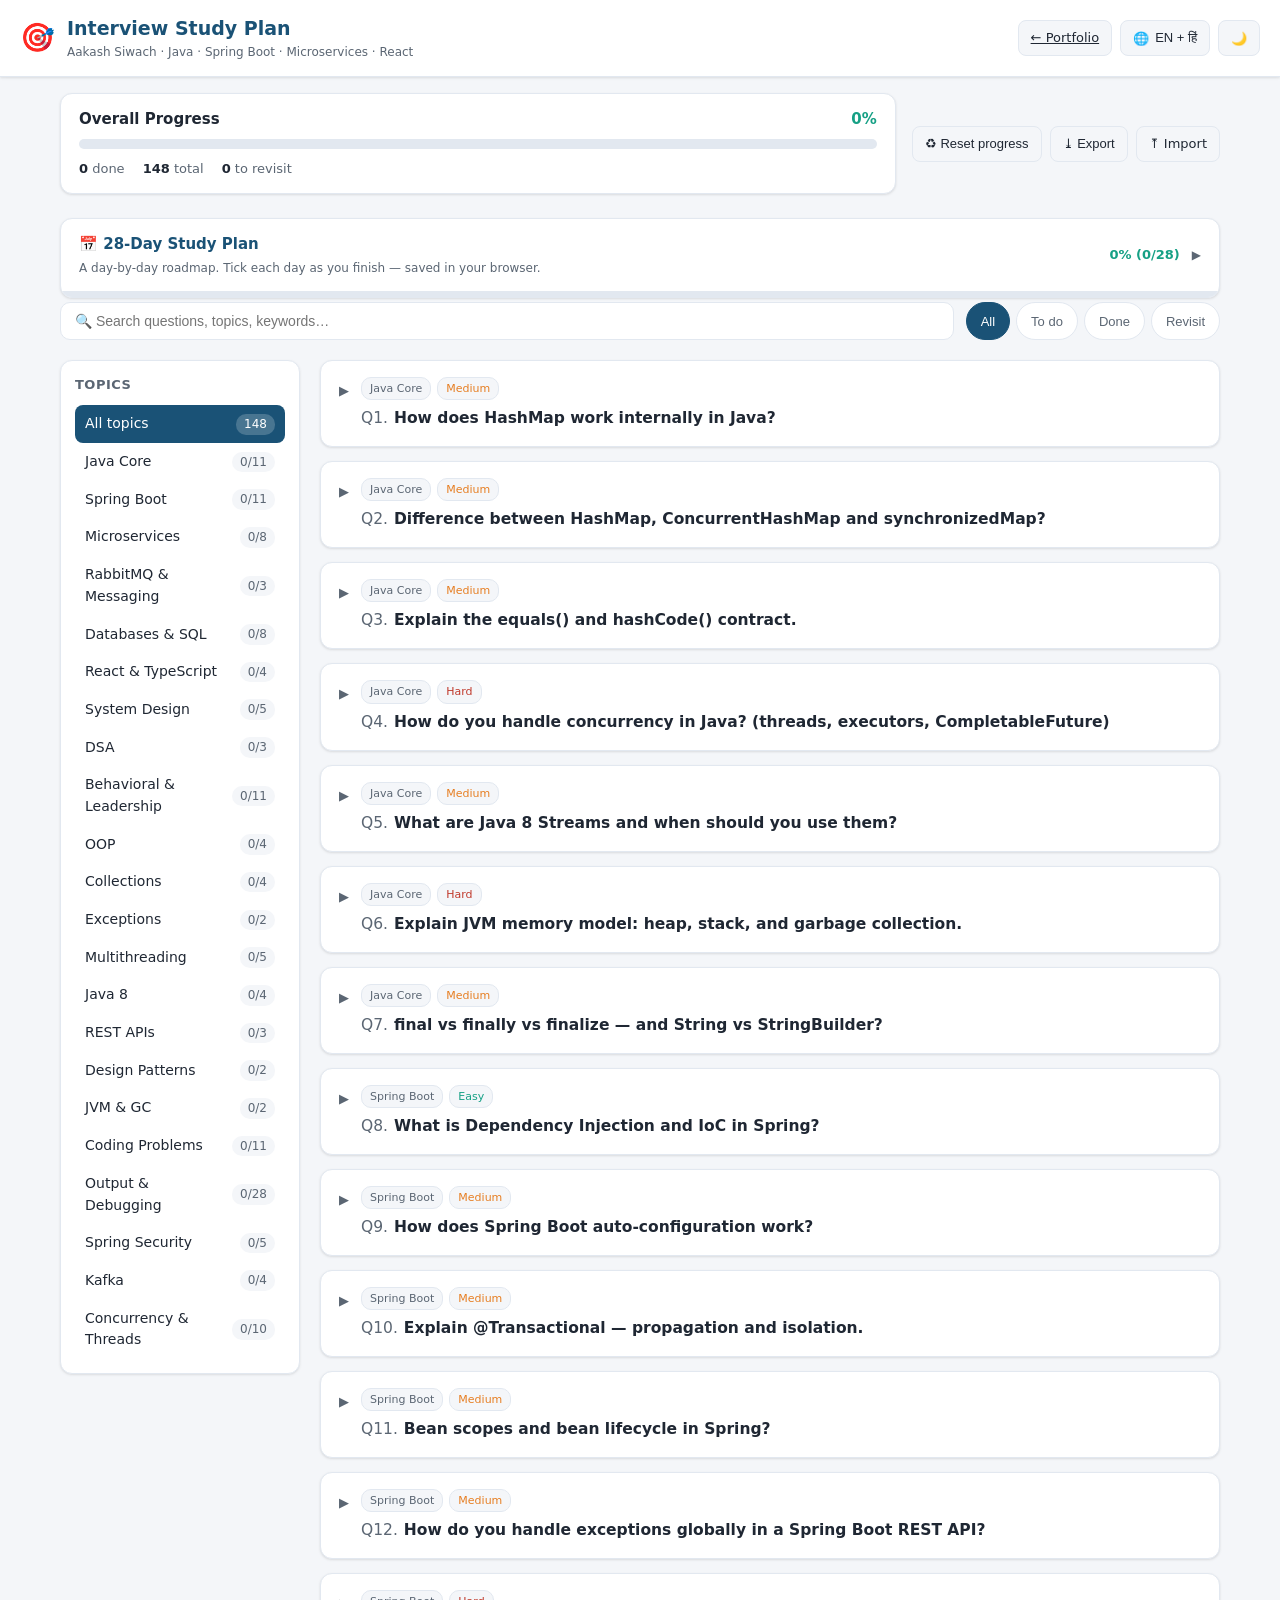
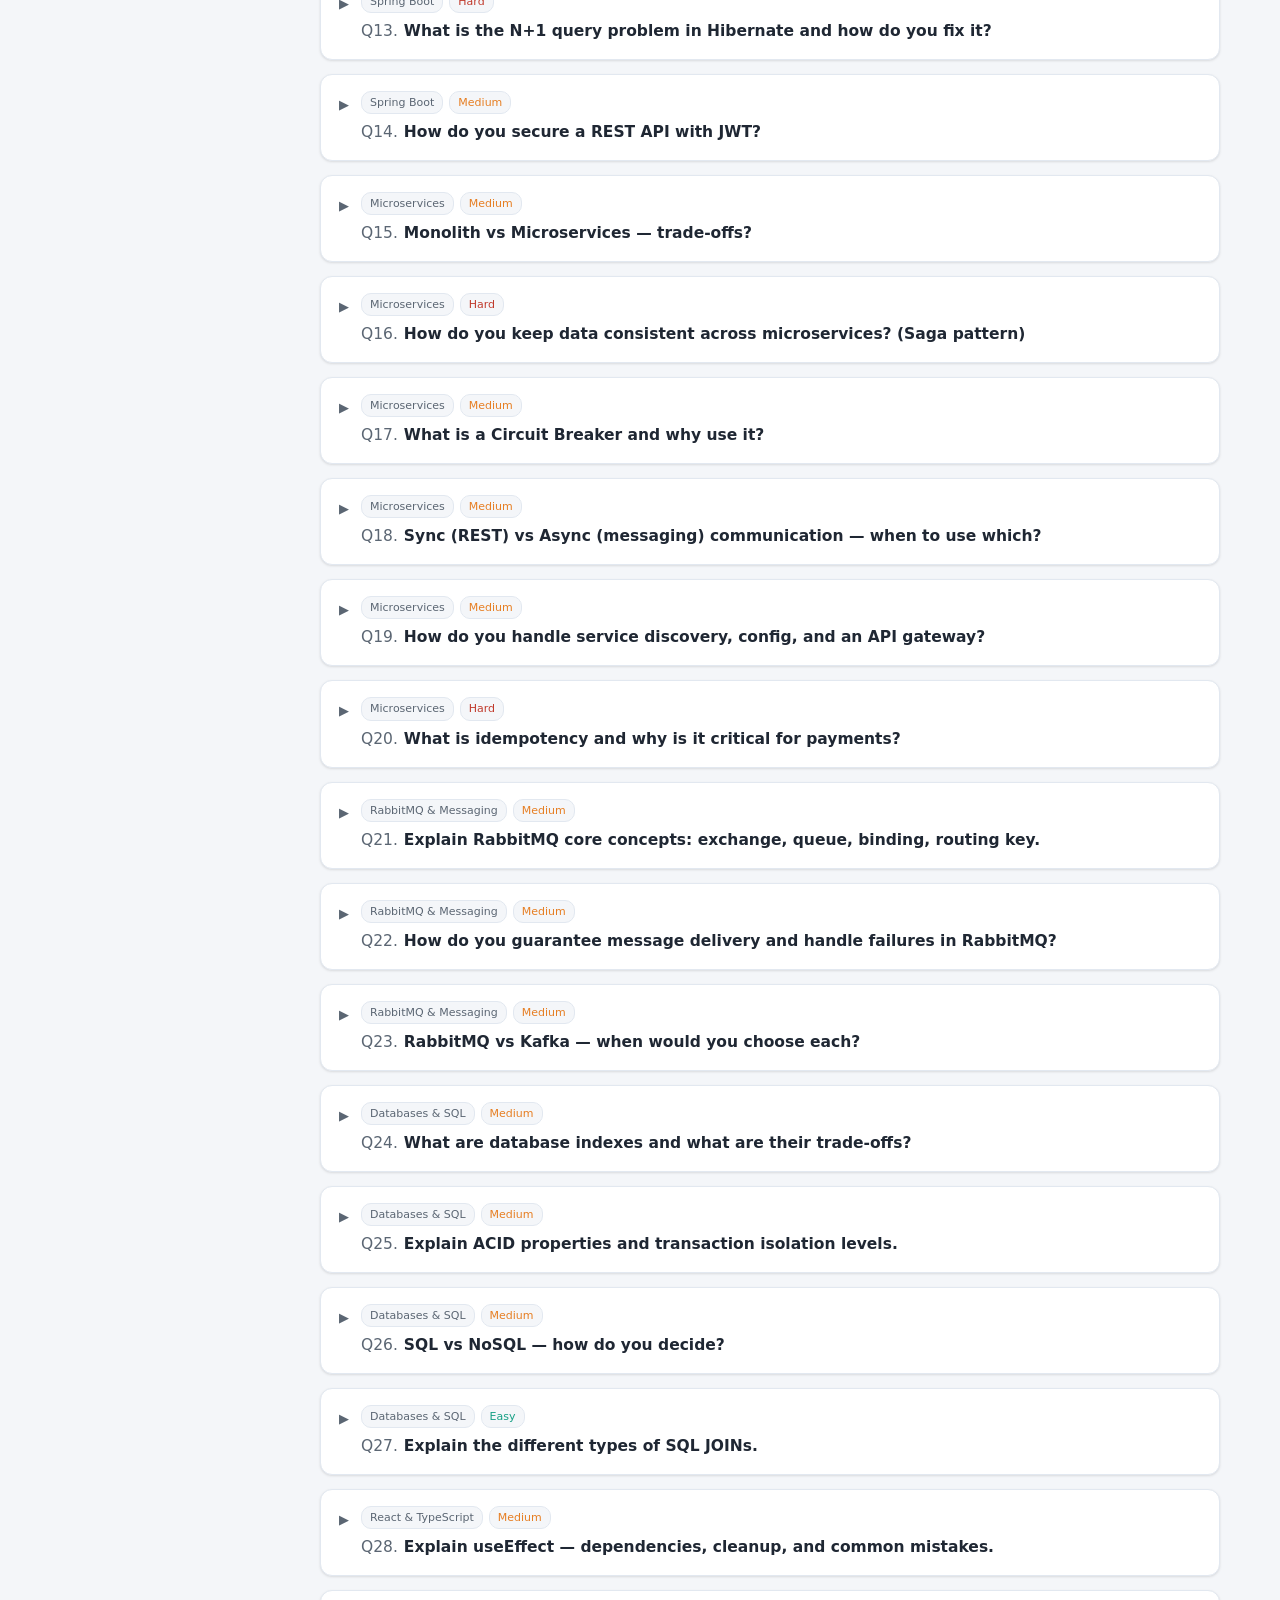
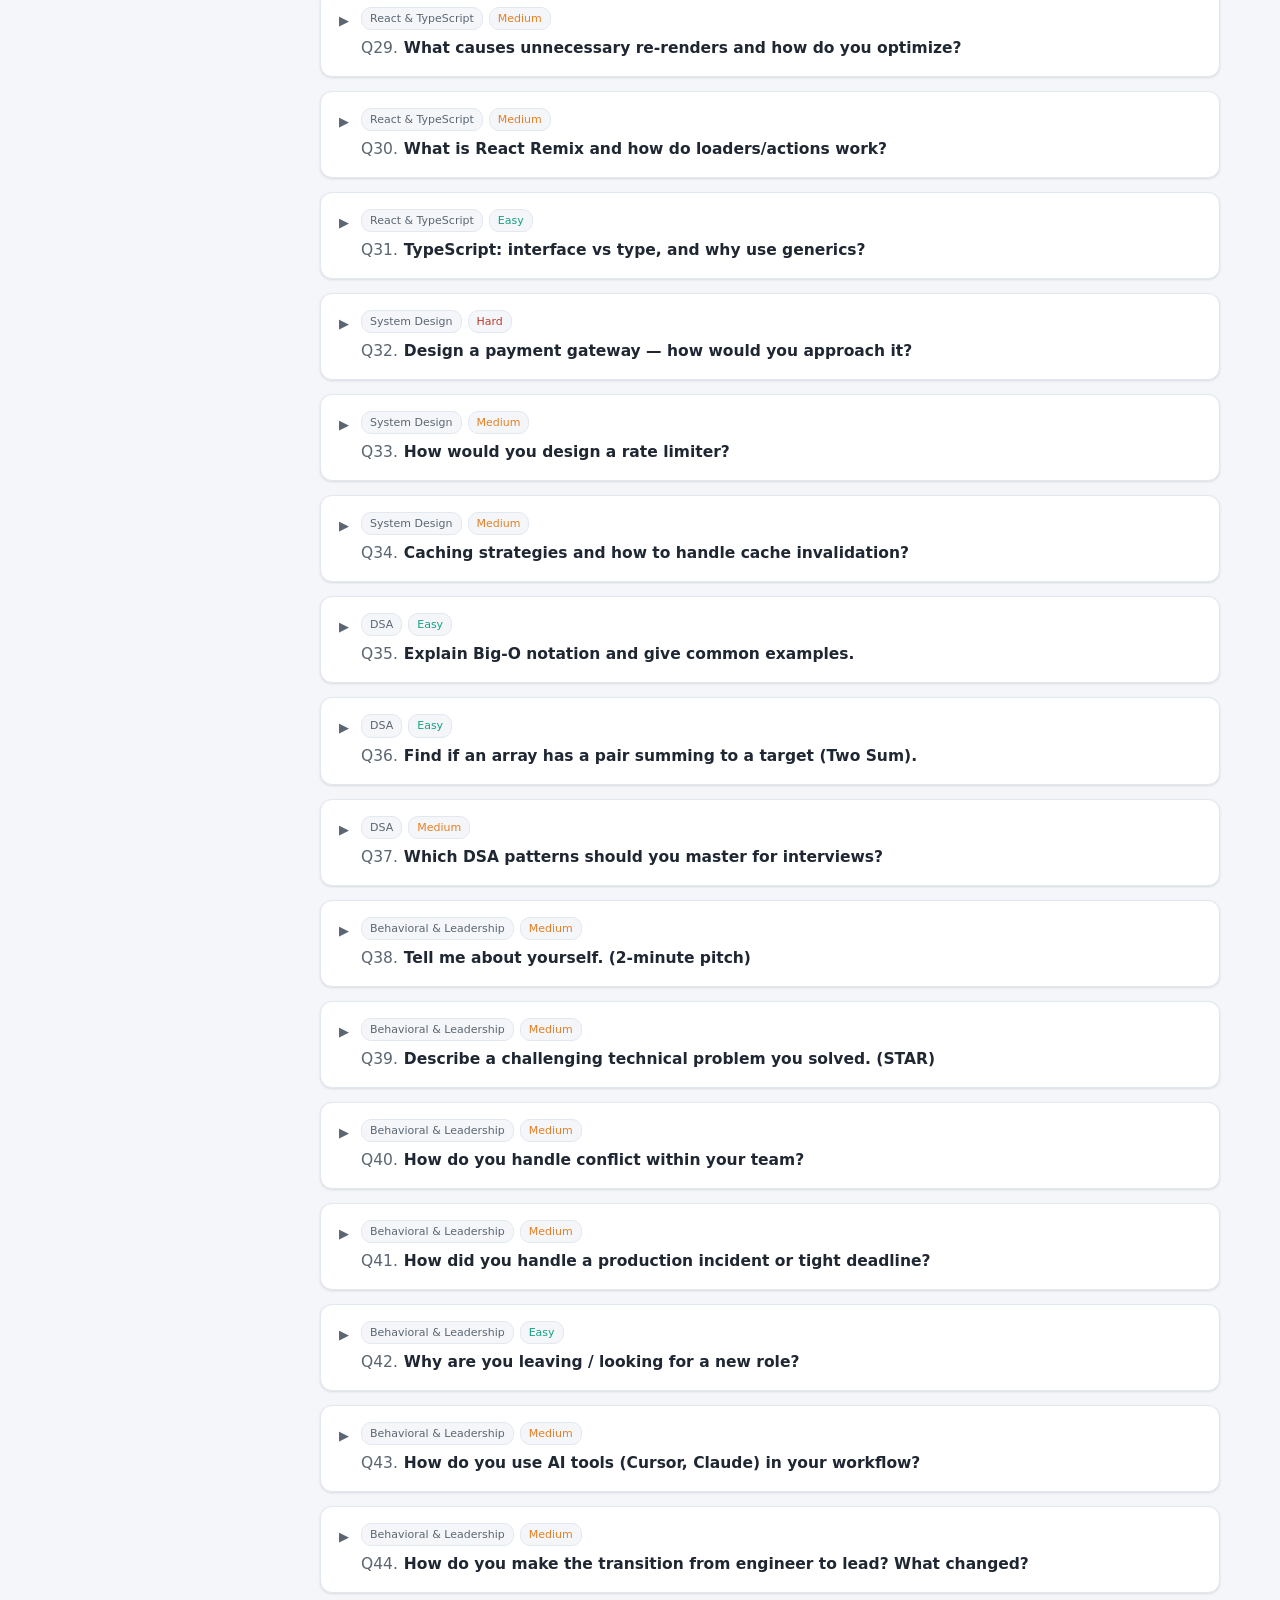
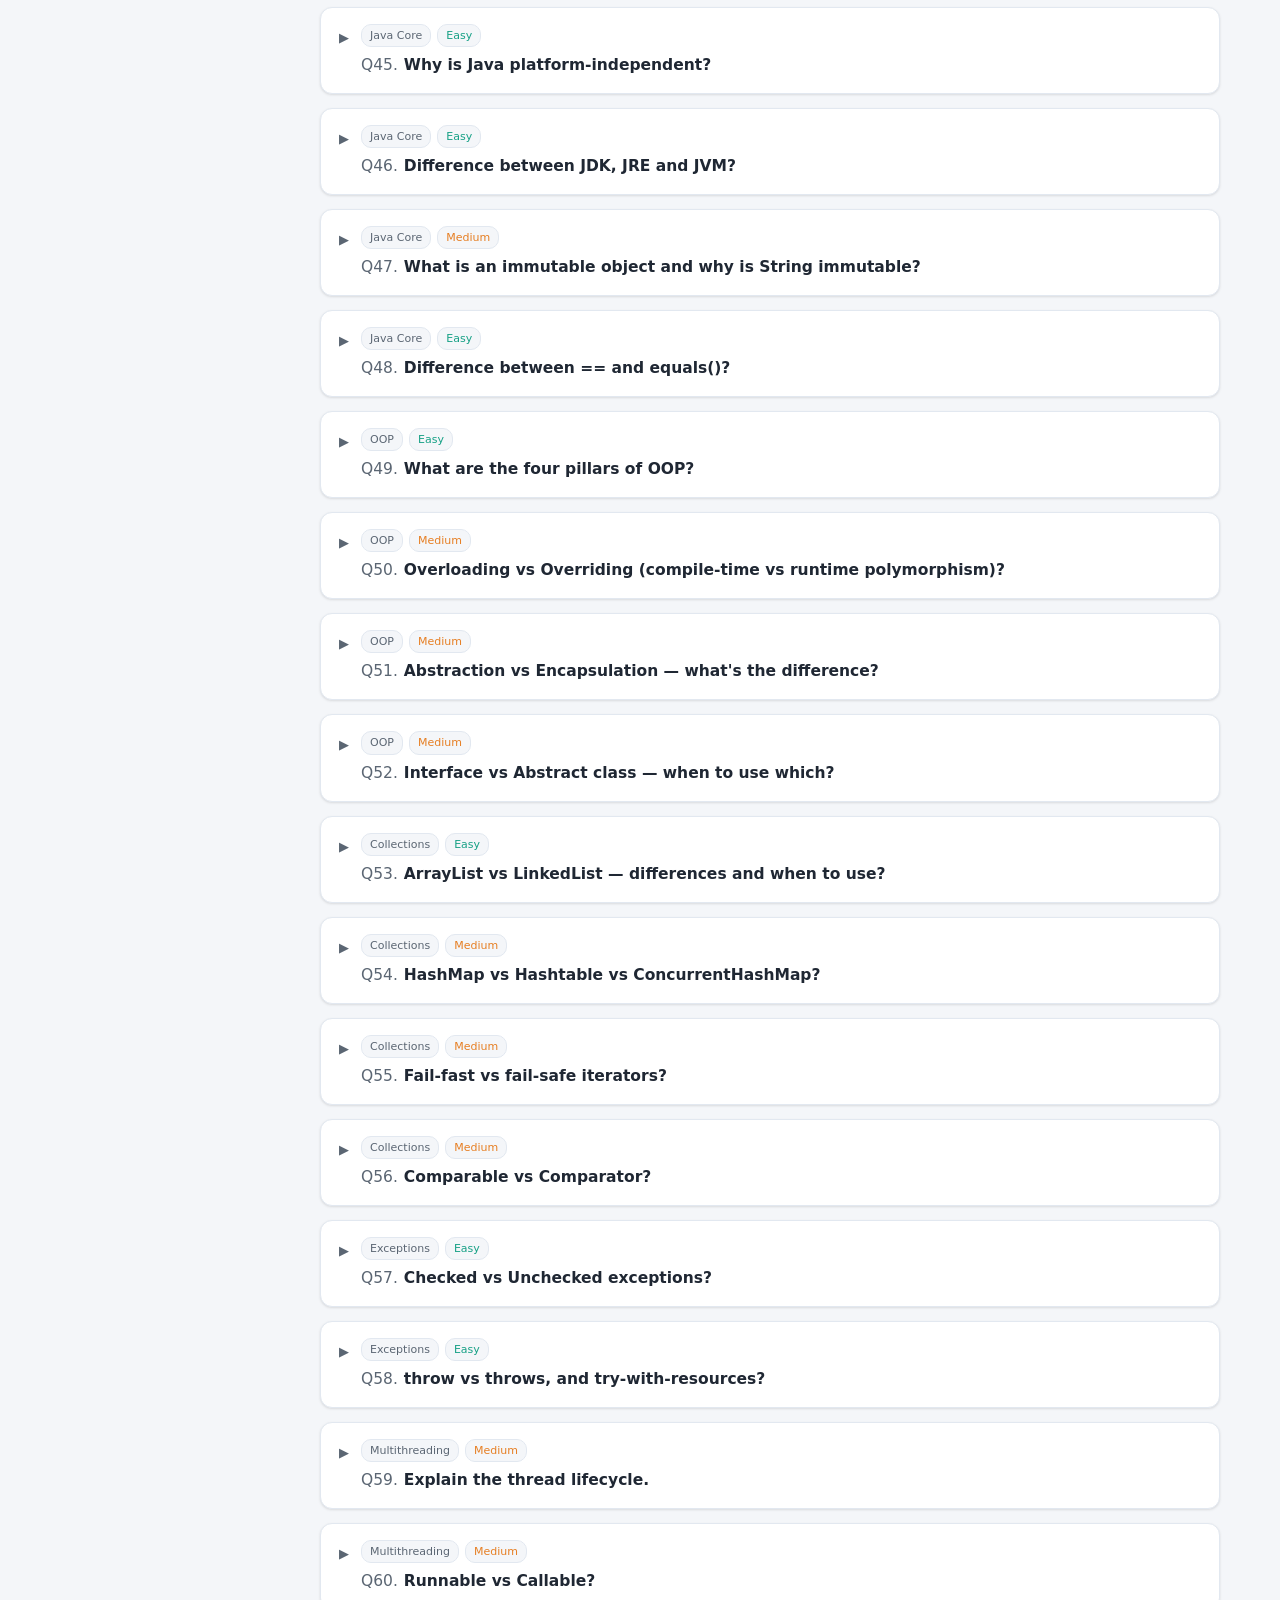
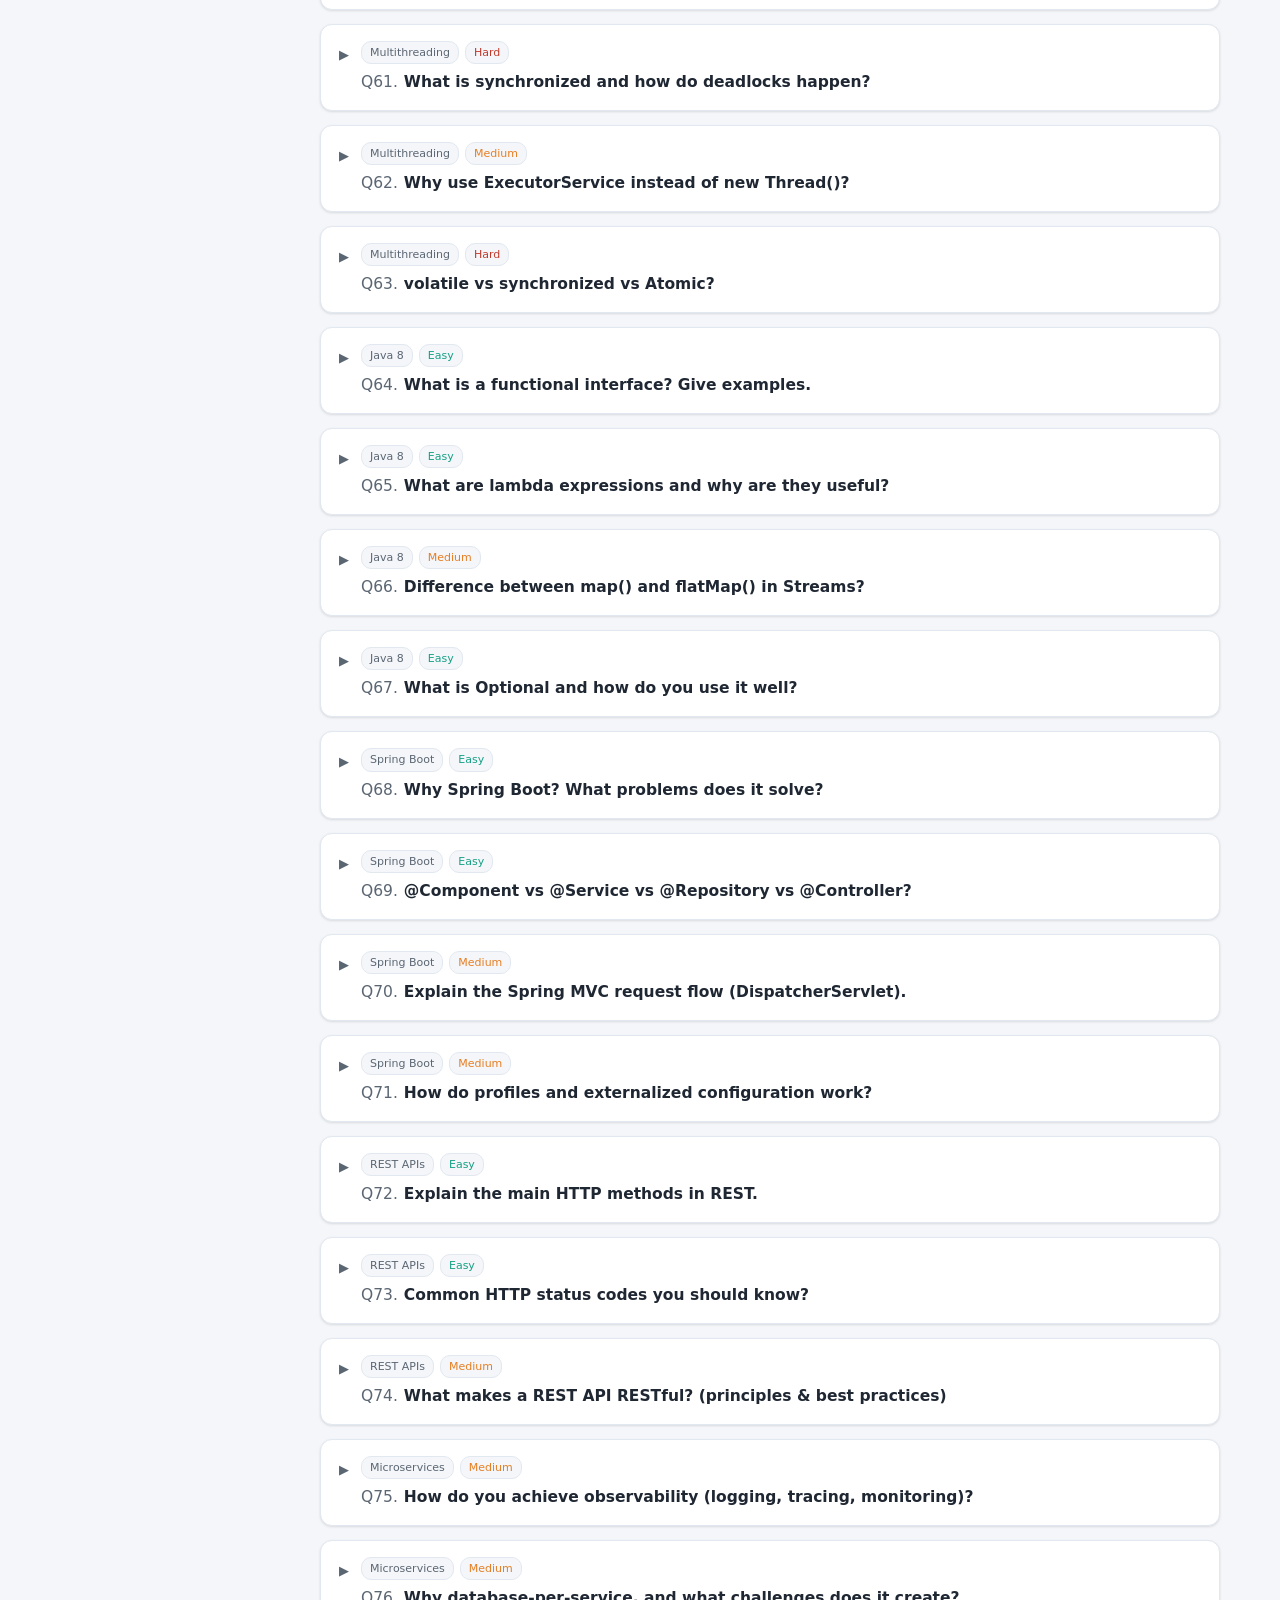
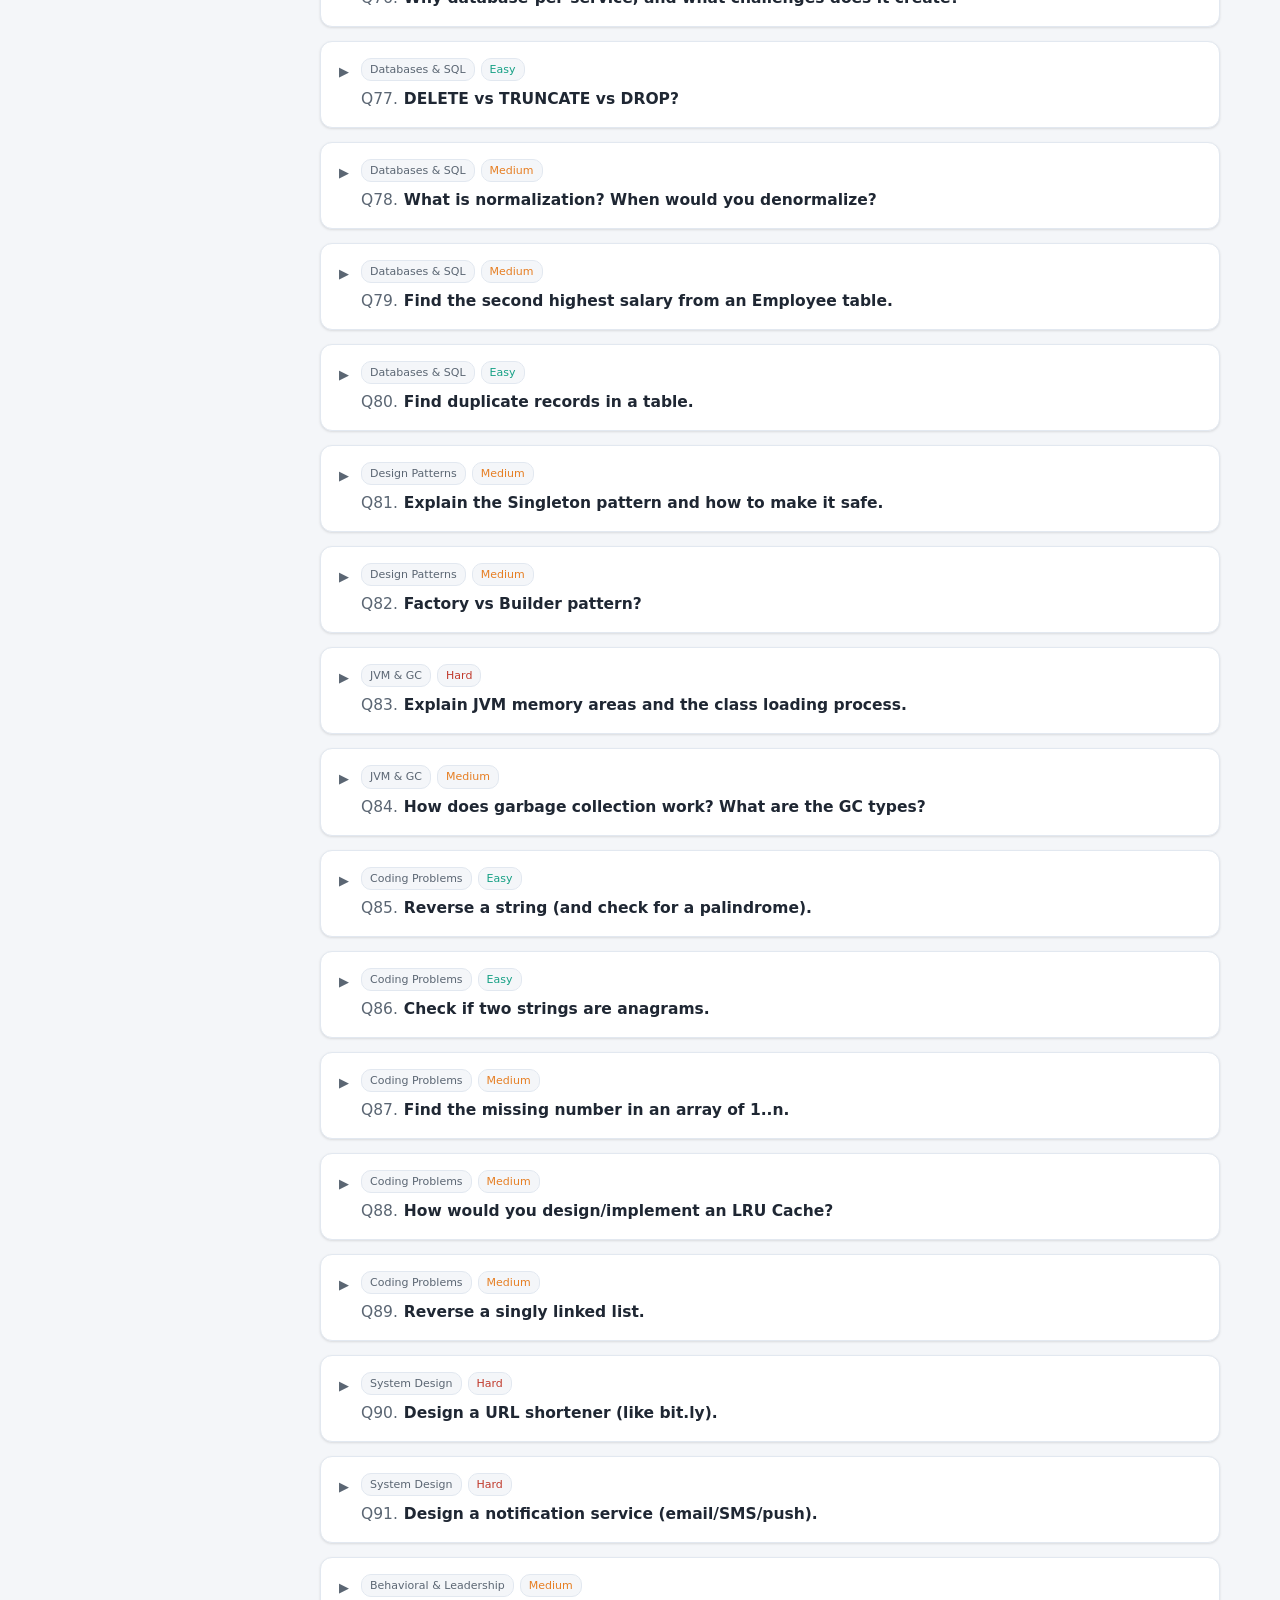
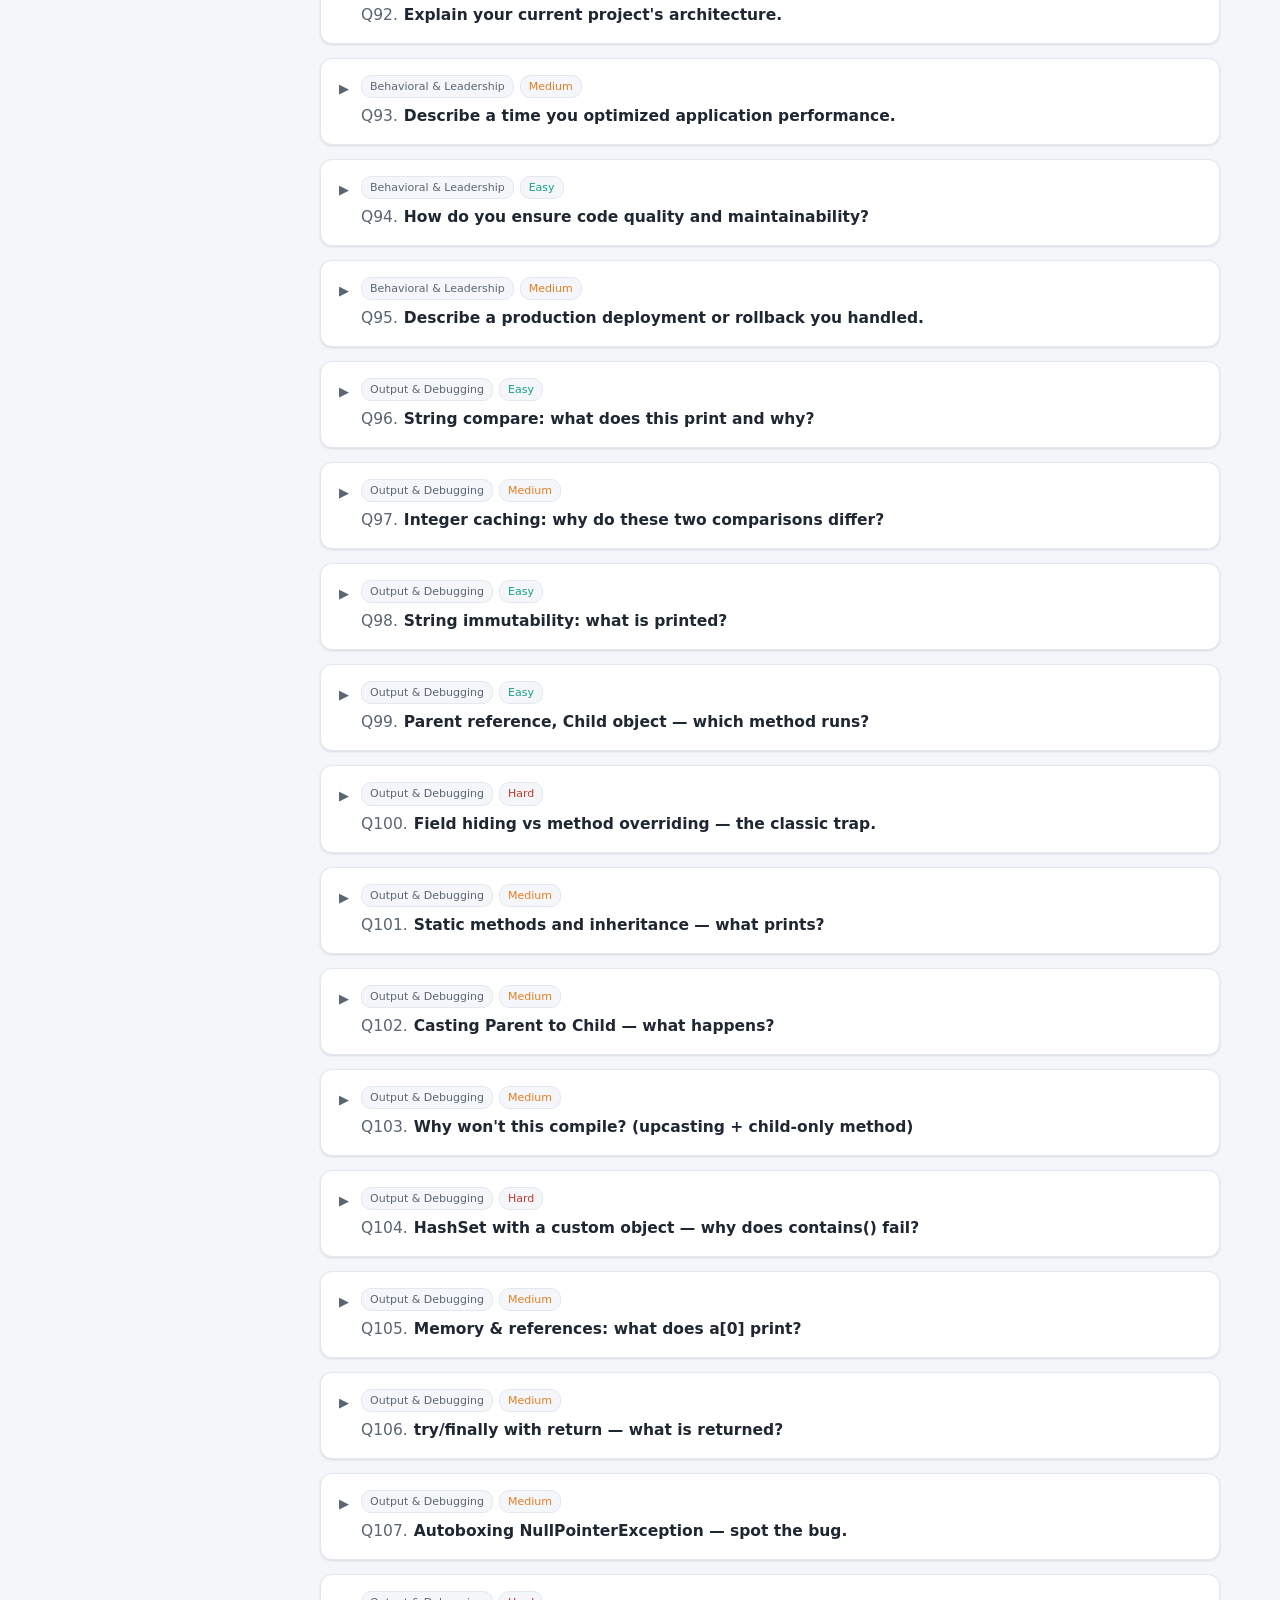
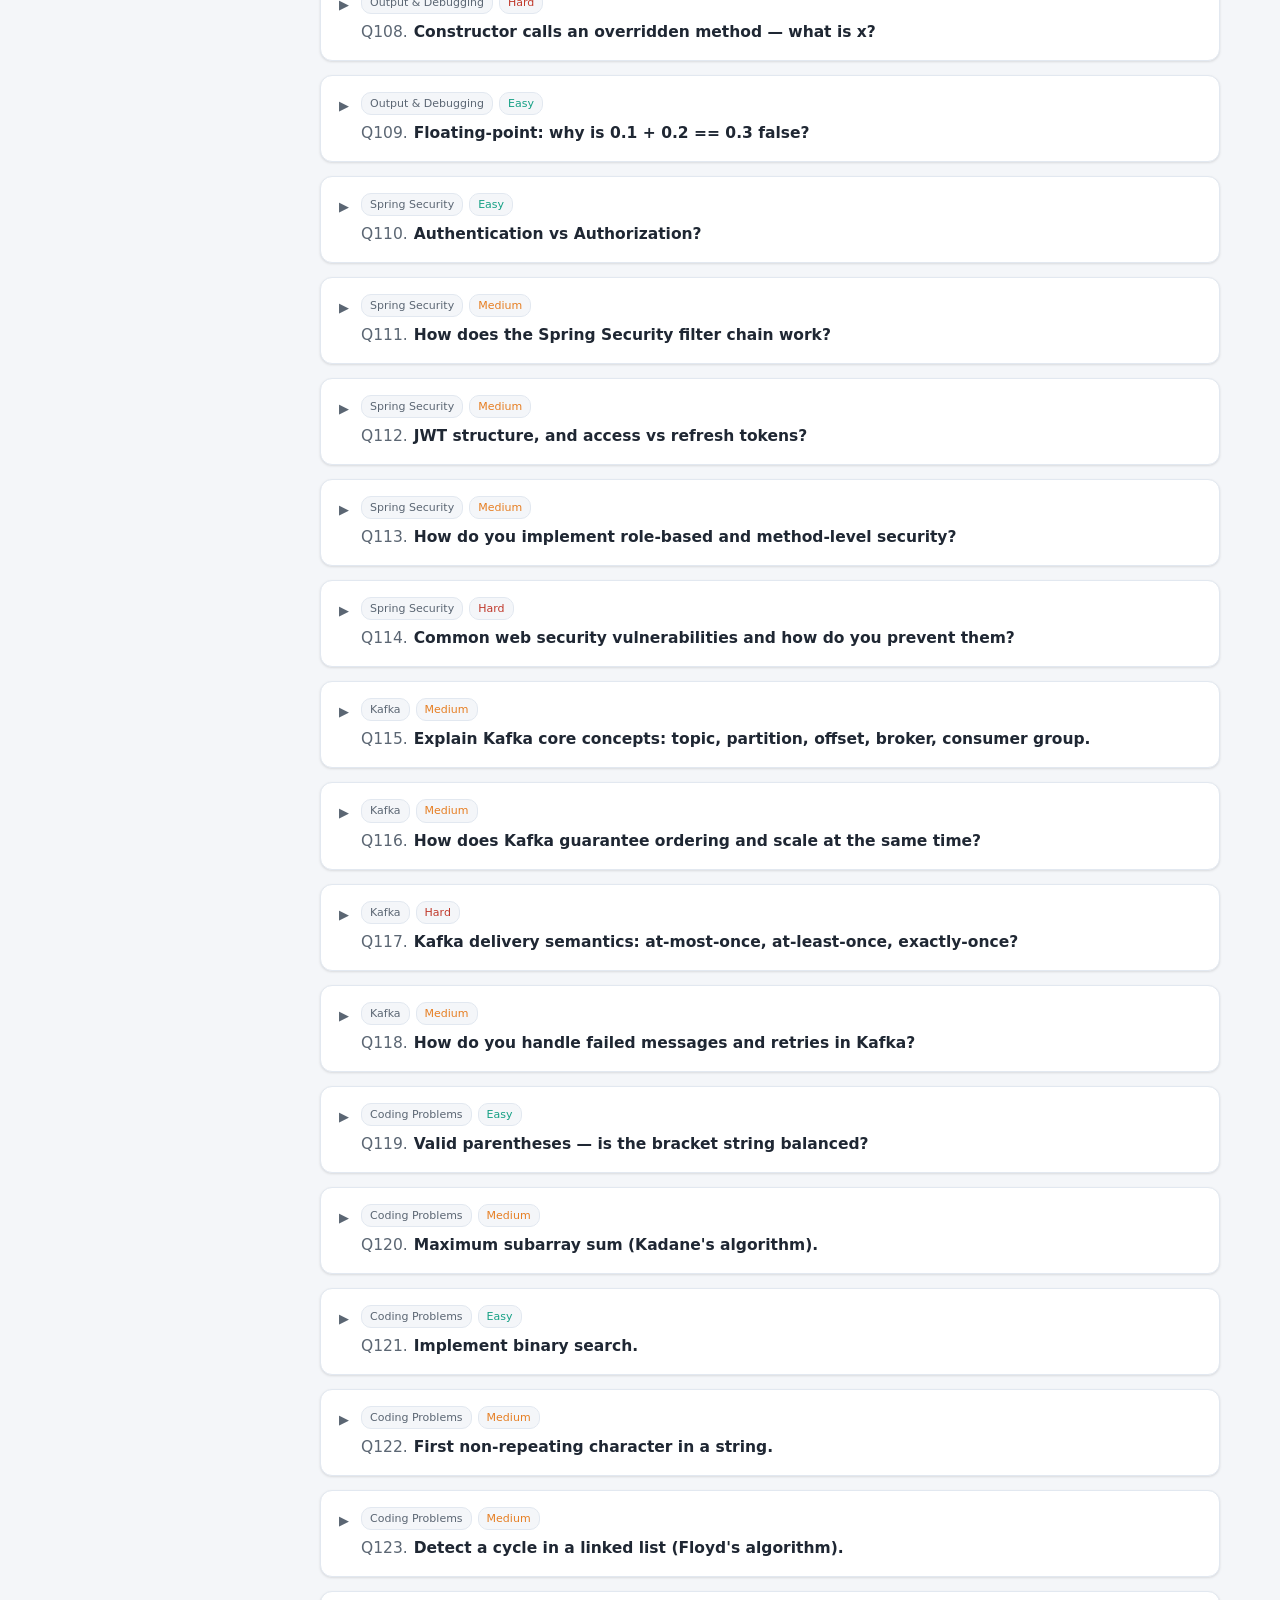
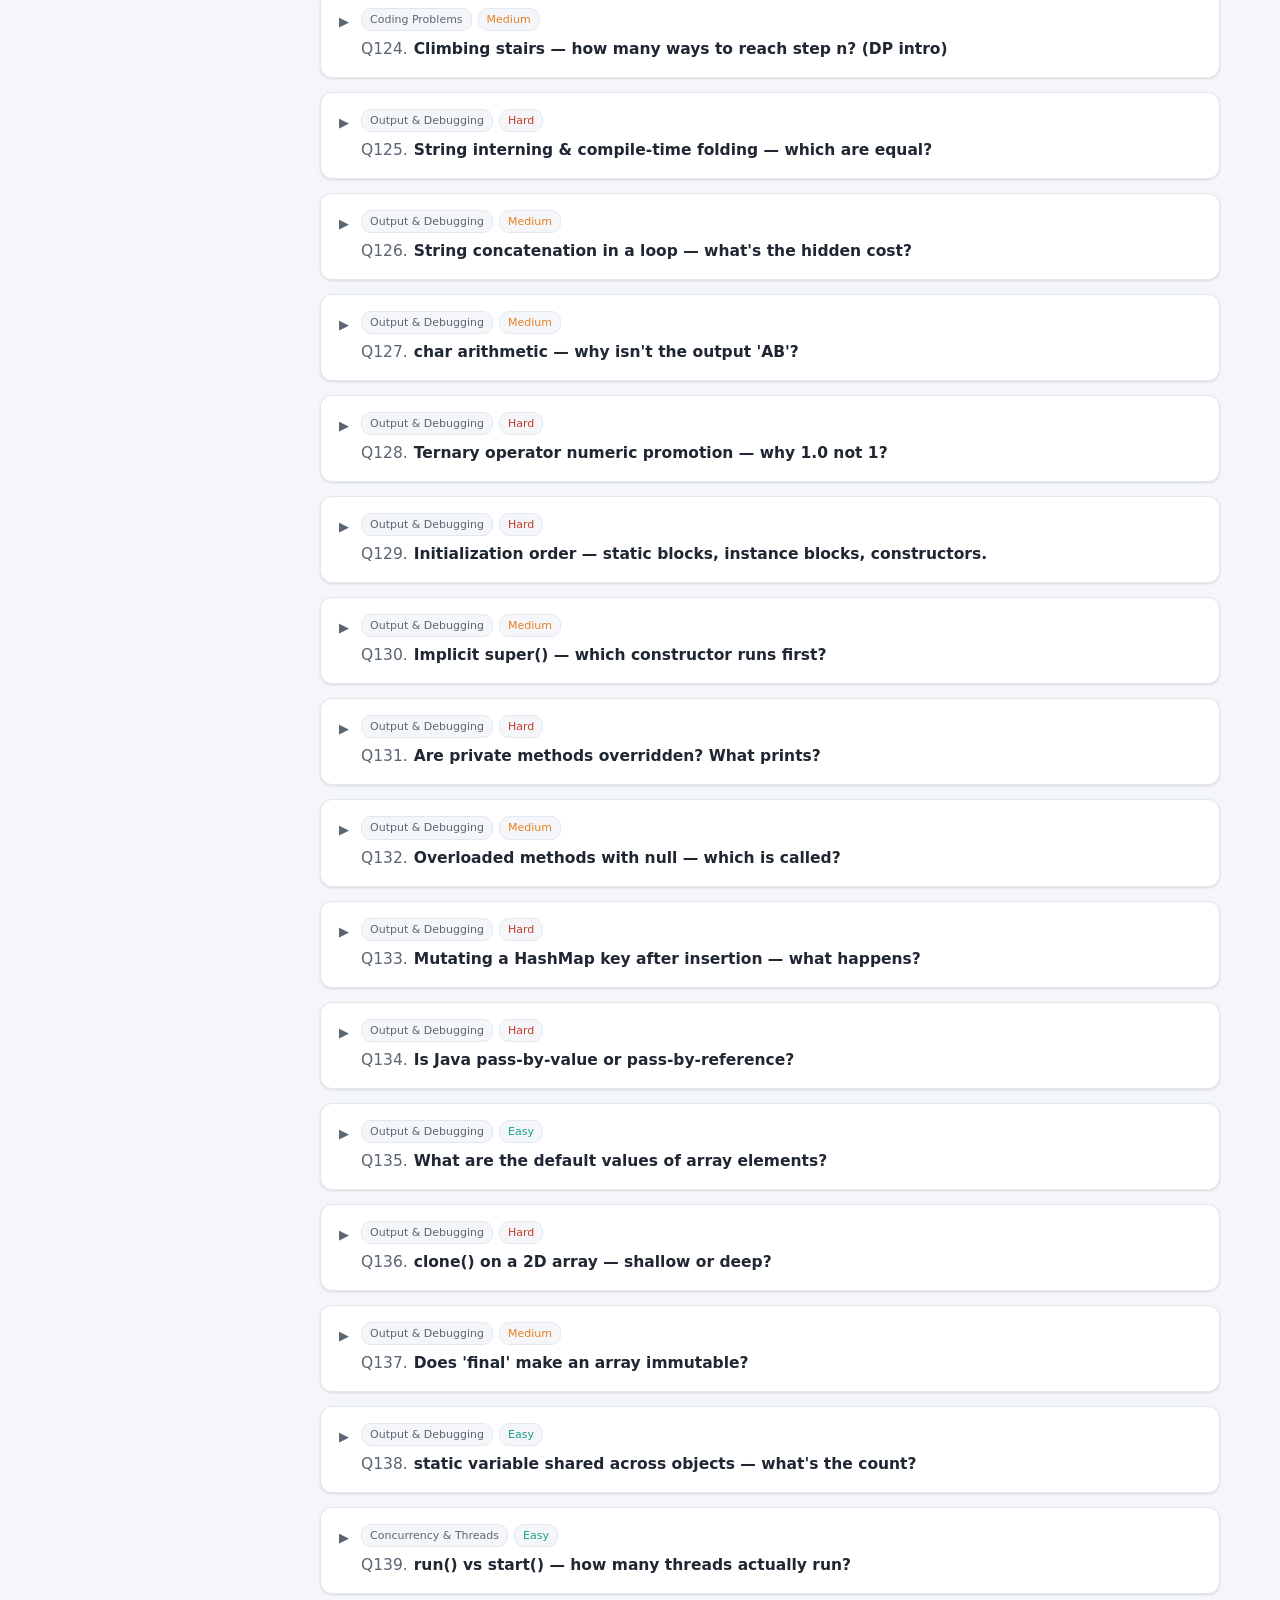
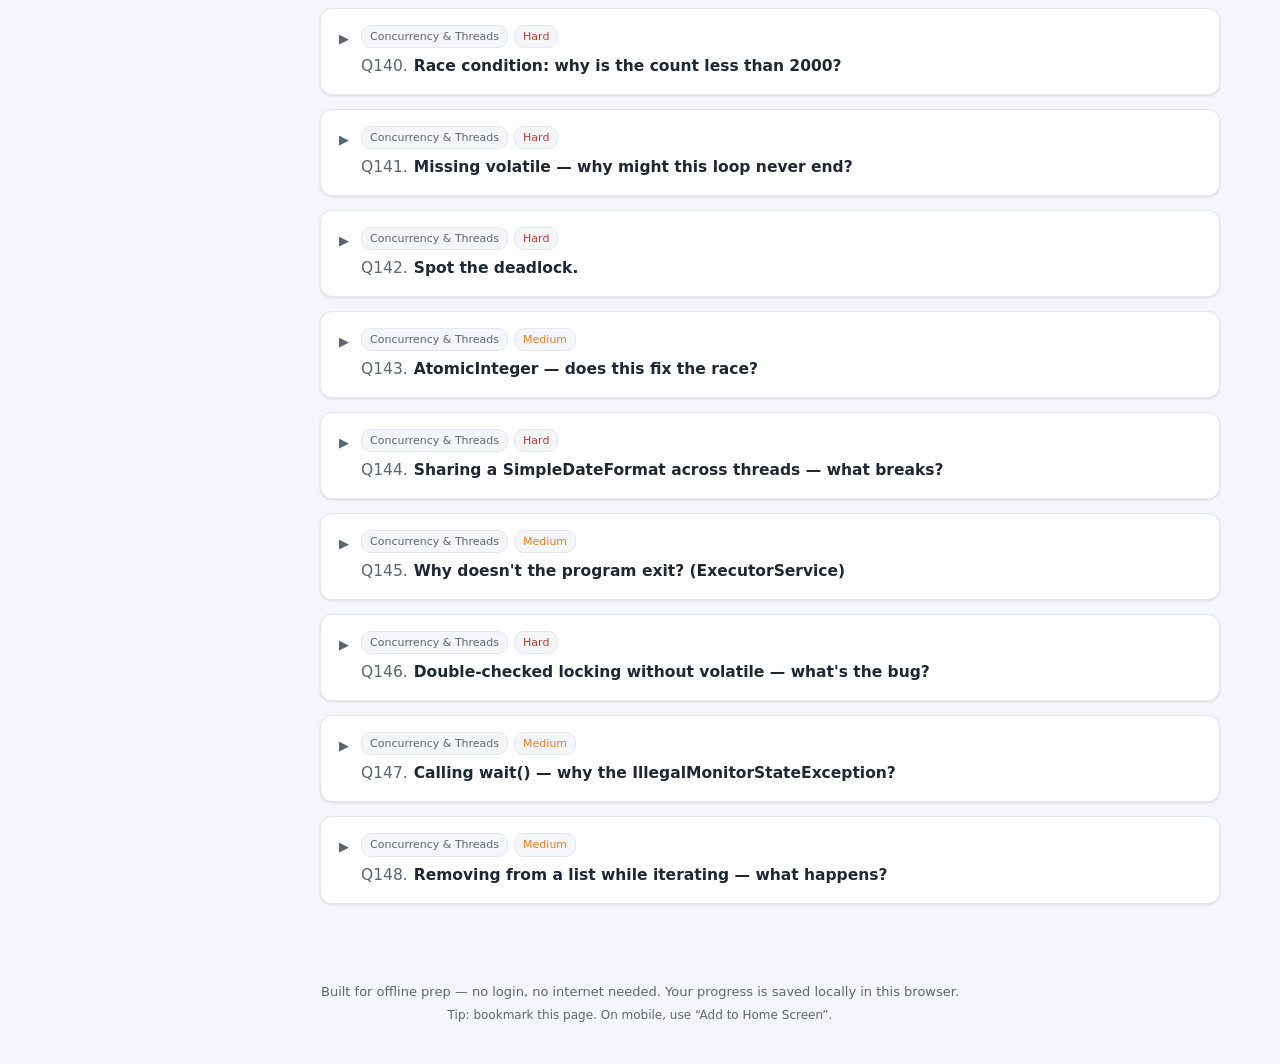
<file: interview/index.html>
<!DOCTYPE html>
<html lang="en">
<head>
<meta charset="UTF-8" />
<meta name="viewport" content="width=device-width, initial-scale=1.0" />
<title>Interview Study Plan — Aakash Siwach</title>
<meta name="description" content="Offline interview prep: Java, Spring Boot, Microservices, React. English + Hindi. Progress tracked in your browser." />
<link rel="stylesheet" href="css/style.css" />
</head>
<body>
<header class="topbar">
  <div class="brand">
    <span class="logo">🎯</span>
    <div>
      <h1>Interview Study Plan</h1>
      <p class="subtitle">Aakash Siwach · Java · Spring Boot · Microservices · React</p>
    </div>
  </div>
  <div class="header-actions">
    <a href="../" class="btn" title="Back to portfolio">← Portfolio</a>
    <button id="langToggle" class="btn" title="Toggle Hindi/English answers">🌐 <span id="langLabel">EN + हिं</span></button>
    <button id="themeToggle" class="btn" title="Toggle dark mode">🌙</button>
  </div>
</header>

<section class="dashboard">
  <div class="progress-card">
    <div class="progress-head">
      <span>Overall Progress</span>
      <span id="overallPct" class="pct">0%</span>
    </div>
    <div class="bar"><div id="overallBar" class="bar-fill"></div></div>
    <div class="stats">
      <span><b id="doneCount">0</b> done</span>
      <span><b id="totalCount">0</b> total</span>
      <span><b id="revisitCount">0</b> to revisit</span>
    </div>
  </div>
  <div class="mini-actions">
    <button id="resetProgress" class="btn danger" title="Clear all progress">♻ Reset progress</button>
    <button id="exportProgress" class="btn" title="Backup progress to a file">⤓ Export</button>
    <label class="btn" title="Restore progress from a backup file">⤒ Import<input id="importProgress" type="file" accept="application/json" hidden></label>
  </div>
</section>

<section class="sp-wrap">
  <div class="sp-card">
    <div class="sp-head" id="spToggle" role="button" tabindex="0">
      <div>
        <h3>📅 28-Day Study Plan</h3>
        <p class="sp-sub">A day-by-day roadmap. Tick each day as you finish — saved in your browser.</p>
      </div>
      <div class="sp-head-right">
        <span class="sp-pct" id="spPct">0%</span>
        <span class="sp-caret" id="spCaret">▶</span>
      </div>
    </div>
    <div class="sp-progress"><div class="sp-bar" id="spBar"></div></div>
    <div class="sp-body" id="spBody" hidden></div>
  </div>
</section>

<nav class="controls">
  <input id="search" type="search" placeholder="🔍 Search questions, topics, keywords…" />
  <div class="filters" id="statusFilters">
    <button class="chip active" data-status="all">All</button>
    <button class="chip" data-status="todo">To do</button>
    <button class="chip" data-status="done">Done</button>
    <button class="chip" data-status="revisit">Revisit</button>
  </div>
</nav>

<main class="layout">
  <aside class="sidebar">
    <h3>Topics</h3>
    <ul id="categoryList" class="cat-list"></ul>
  </aside>

  <section class="content">
    <div id="questionContainer"></div>
    <p id="emptyState" class="empty" hidden>No questions match your filters.</p>
  </section>
</main>

<footer class="foot">
  <p>Built for offline prep — no login, no internet needed. Your progress is saved locally in this browser.</p>
  <p class="tip">Tip: bookmark this page. On mobile, use “Add to Home Screen”.</p>
</footer>

<script src="js/questions.js"></script>
<script src="js/studyplan.js"></script>
<script src="js/app.js"></script>
</body>
</html>
</file>
<file: assets/css/style.css>
/* =========================================================
   Aakash Siwach — Portfolio
   Vanilla CSS · no build step · GitHub Pages friendly
   ========================================================= */

/* ---------- Design tokens ---------- */
:root {
  --bg: #0a0e1a;
  --bg-2: #0f1424;
  --surface: rgba(255, 255, 255, 0.04);
  --surface-2: rgba(255, 255, 255, 0.07);
  --border: rgba(255, 255, 255, 0.10);
  --text: #e7ecf5;
  --muted: #9aa6bf;
  --accent: #22d3ee;     /* cyan  */
  --accent-2: #a78bfa;   /* violet */
  --accent-3: #f472b6;   /* pink  */
  --good: #34d399;
  --warn: #fbbf24;
  --grad: linear-gradient(135deg, var(--accent), var(--accent-2));
  --grad-3: linear-gradient(135deg, var(--accent), var(--accent-2), var(--accent-3));
  --shadow: 0 18px 50px -20px rgba(0, 0, 0, 0.7);
  --radius: 16px;
  --maxw: 1120px;
  --ease: cubic-bezier(0.22, 1, 0.36, 1);
}

[data-theme="light"] {
  --bg: #f6f8fc;
  --bg-2: #eef2fb;
  --surface: rgba(15, 23, 42, 0.03);
  --surface-2: rgba(15, 23, 42, 0.06);
  --border: rgba(15, 23, 42, 0.10);
  --text: #0f172a;
  --muted: #51607a;
  --shadow: 0 18px 50px -24px rgba(30, 41, 90, 0.35);
}

/* ---------- Reset ---------- */
*, *::before, *::after { box-sizing: border-box; }
html { scroll-behavior: smooth; -webkit-text-size-adjust: 100%; }
@media (prefers-reduced-motion: reduce) {
  html { scroll-behavior: auto; }
  *, *::before, *::after { animation-duration: 0.001ms !important; transition-duration: 0.001ms !important; }
}
body {
  margin: 0;
  font-family: "Inter", system-ui, -apple-system, "Segoe UI", Roboto, Arial, sans-serif;
  background: var(--bg);
  color: var(--text);
  line-height: 1.65;
  overflow-x: hidden;
  transition: background 0.4s var(--ease), color 0.4s var(--ease);
}
a { color: var(--accent); text-decoration: none; }
img { max-width: 100%; display: block; }
ul { margin: 0; padding: 0; list-style: none; }
h1, h2, h3 { line-height: 1.2; margin: 0 0 0.5em; }

/* ---------- Animated background ---------- */
#bg-canvas {
  position: fixed; inset: 0; z-index: -2; width: 100%; height: 100%;
}
body::before {
  content: ""; position: fixed; inset: 0; z-index: -1;
  background:
    radial-gradient(60vw 60vw at 80% -10%, rgba(167, 139, 250, 0.18), transparent 60%),
    radial-gradient(50vw 50vw at -10% 20%, rgba(34, 211, 238, 0.16), transparent 60%),
    linear-gradient(180deg, var(--bg), var(--bg-2));
  pointer-events: none;
}

/* ---------- Scroll progress ---------- */
#progress {
  position: fixed; top: 0; left: 0; height: 3px; width: 0%;
  background: var(--grad-3); z-index: 100; box-shadow: 0 0 12px var(--accent);
}

/* ---------- Layout ---------- */
.wrap { width: min(100% - 2.4rem, var(--maxw)); margin-inline: auto; }
section { padding: 96px 0; position: relative; }
.eyebrow {
  font-size: 0.78rem; letter-spacing: 0.22em; text-transform: uppercase;
  color: var(--accent); font-weight: 700; margin-bottom: 0.6rem;
}
.section-title { font-size: clamp(1.6rem, 3.4vw, 2.4rem); font-weight: 800; }
.section-title .grad { background: var(--grad); -webkit-background-clip: text; background-clip: text; color: transparent; }
.lead { color: var(--muted); max-width: 60ch; }

/* ---------- Navbar ---------- */
header.nav {
  position: sticky; top: 0; z-index: 90;
  backdrop-filter: blur(14px);
  background: color-mix(in srgb, var(--bg) 72%, transparent);
  border-bottom: 1px solid var(--border);
}
.nav-inner { display: flex; align-items: center; justify-content: space-between; padding: 14px 0; }
.brand { display: flex; align-items: center; gap: 10px; font-weight: 800; letter-spacing: 0.02em; }
.brand .dot {
  width: 30px; height: 30px; border-radius: 9px; display: grid; place-items: center;
  background: var(--grad); color: #04121a; font-weight: 900; font-size: 0.9rem;
  box-shadow: 0 0 18px rgba(34, 211, 238, 0.5);
}
.nav-links { display: flex; gap: 6px; align-items: center; }
.nav-links a {
  color: var(--muted); padding: 8px 12px; border-radius: 10px; font-weight: 600; font-size: 0.95rem;
  transition: color 0.2s, background 0.2s;
}
.nav-links a:hover, .nav-links a.active { color: var(--text); background: var(--surface-2); }
.nav-tools { display: flex; gap: 8px; align-items: center; }
.icon-btn {
  width: 40px; height: 40px; border-radius: 10px; border: 1px solid var(--border);
  background: var(--surface); color: var(--text); cursor: pointer; display: grid; place-items: center;
  font-size: 1rem; transition: transform 0.2s, background 0.2s;
}
.icon-btn:hover { transform: translateY(-2px); background: var(--surface-2); }
.nav-toggle { display: none; }

/* ---------- Buttons ---------- */
.btn {
  display: inline-flex; align-items: center; gap: 9px; cursor: pointer;
  padding: 12px 20px; border-radius: 12px; font-weight: 700; font-size: 0.96rem;
  border: 1px solid transparent; transition: transform 0.2s var(--ease), box-shadow 0.2s, background 0.2s;
}
.btn:hover { transform: translateY(-3px); }
.btn-primary { background: var(--grad); color: #04121a; box-shadow: 0 12px 30px -10px rgba(34, 211, 238, 0.6); }
.btn-ghost { background: var(--surface); color: var(--text); border-color: var(--border); }
.btn-ghost:hover { background: var(--surface-2); }

/* ---------- Hero ---------- */
.hero { padding-top: 64px; min-height: 92vh; display: flex; align-items: center; }
.hero-grid { display: grid; grid-template-columns: 1.25fr 0.75fr; gap: 48px; align-items: center; }
.badge {
  display: inline-flex; align-items: center; gap: 8px; font-size: 0.82rem; font-weight: 700;
  padding: 7px 14px; border-radius: 999px; border: 1px solid var(--border);
  background: var(--surface); color: var(--good); margin-bottom: 22px;
}
.badge .pulse {
  width: 9px; height: 9px; border-radius: 50%; background: var(--good);
  box-shadow: 0 0 0 0 rgba(52, 211, 153, 0.7); animation: pulse 2s infinite;
}
@keyframes pulse {
  0% { box-shadow: 0 0 0 0 rgba(52, 211, 153, 0.6); }
  70% { box-shadow: 0 0 0 12px rgba(52, 211, 153, 0); }
  100% { box-shadow: 0 0 0 0 rgba(52, 211, 153, 0); }
}
.hero h1 { font-size: clamp(2.4rem, 6vw, 4.1rem); font-weight: 900; letter-spacing: -0.02em; }
.hero h1 .grad { background: var(--grad-3); -webkit-background-clip: text; background-clip: text; color: transparent; background-size: 200% auto; animation: shimmer 6s linear infinite; }
@keyframes shimmer { to { background-position: 200% center; } }
.typed-line { font-size: clamp(1.05rem, 2.4vw, 1.5rem); font-weight: 700; color: var(--muted); min-height: 1.6em; }
.typed { color: var(--accent); }
.caret { display: inline-block; width: 2px; background: var(--accent); margin-left: 2px; animation: blink 1s steps(2) infinite; }
@keyframes blink { 50% { opacity: 0; } }
.hero p.sub { color: var(--muted); max-width: 52ch; margin: 18px 0 28px; font-size: 1.05rem; }
.hero-cta { display: flex; flex-wrap: wrap; gap: 12px; }
.hero-socials { display: flex; gap: 14px; margin-top: 26px; }
.hero-socials a { color: var(--muted); font-size: 1.3rem; transition: transform 0.2s, color 0.2s; }
.hero-socials a:hover { color: var(--accent); transform: translateY(-3px); }

/* Hero avatar / orbit card */
.avatar-wrap { position: relative; display: grid; place-items: center; }
.avatar {
  width: 240px; height: 240px; border-radius: 50%; display: grid; place-items: center;
  font-size: 5rem; font-weight: 900; color: #04121a; background: var(--grad);
  box-shadow: 0 0 60px -10px rgba(167, 139, 250, 0.6); position: relative; z-index: 2;
  padding: 5px; /* gradient ring around photo */
}
.avatar img {
  width: 100%; height: 100%; border-radius: 50%; object-fit: cover;
  object-position: center 18%; /* bias toward face */
  background: var(--bg-2);
}
.orbit { position: absolute; inset: -36px; border: 1px dashed var(--border); border-radius: 50%; animation: spin 22s linear infinite; }
.orbit.two { inset: -68px; animation-duration: 34s; animation-direction: reverse; }
.orbit .chip {
  position: absolute; top: -16px; left: 50%; transform: translateX(-50%);
  background: var(--surface-2); border: 1px solid var(--border); border-radius: 10px;
  padding: 6px 10px; font-size: 0.8rem; font-weight: 700; backdrop-filter: blur(6px); display: flex; align-items: center; gap: 6px;
}
.orbit .chip i { color: var(--accent); }
@keyframes spin { to { transform: rotate(360deg); } }

/* Stat strip */
.stats { display: grid; grid-template-columns: repeat(4, 1fr); gap: 14px; margin-top: 56px; }
.stat { background: var(--surface); border: 1px solid var(--border); border-radius: var(--radius); padding: 20px; text-align: center; }
.stat .num { font-size: clamp(1.6rem, 4vw, 2.3rem); font-weight: 900; background: var(--grad); -webkit-background-clip: text; background-clip: text; color: transparent; }
.stat .lbl { color: var(--muted); font-size: 0.85rem; font-weight: 600; }

/* ---------- Cards / reveal ---------- */
.card {
  background: var(--surface); border: 1px solid var(--border); border-radius: var(--radius);
  padding: 26px; box-shadow: var(--shadow); transition: transform 0.3s var(--ease), border-color 0.3s;
}
.card:hover { transform: translateY(-6px); border-color: color-mix(in srgb, var(--accent) 50%, var(--border)); }
.reveal { opacity: 0; transform: translateY(28px); transition: opacity 0.7s var(--ease), transform 0.7s var(--ease); }
.reveal.in { opacity: 1; transform: none; }

/* ---------- About ---------- */
.about-grid { display: grid; grid-template-columns: 1.3fr 1fr; gap: 36px; align-items: start; }
.about-grid p { color: var(--muted); }
.about-grid p strong { color: var(--text); }
.facts { display: grid; gap: 12px; }
.fact { display: flex; gap: 12px; align-items: center; }
.fact i { width: 38px; height: 38px; border-radius: 10px; background: var(--surface-2); display: grid; place-items: center; color: var(--accent); }

/* ---------- Experience timeline ---------- */
.timeline { position: relative; margin-top: 40px; padding-left: 30px; }
.timeline::before { content: ""; position: absolute; left: 7px; top: 6px; bottom: 6px; width: 2px; background: linear-gradient(var(--accent), var(--accent-2), transparent); }
.t-item { position: relative; padding: 0 0 34px 26px; }
.t-item::before {
  content: ""; position: absolute; left: -29px; top: 5px; width: 16px; height: 16px; border-radius: 50%;
  background: var(--bg); border: 3px solid var(--accent); box-shadow: 0 0 0 4px color-mix(in srgb, var(--accent) 20%, transparent);
}
.t-item h3 { font-size: 1.18rem; }
.t-meta { color: var(--accent-2); font-weight: 700; font-size: 0.92rem; }
.t-co { color: var(--muted); font-weight: 600; margin-bottom: 8px; }
.t-item ul li { color: var(--muted); padding-left: 18px; position: relative; margin: 4px 0; }
.t-item ul li::before { content: "▹"; position: absolute; left: 0; color: var(--accent); }
.stack { display: flex; flex-wrap: wrap; gap: 6px; margin-top: 10px; }
.tag { font-size: 0.76rem; font-weight: 700; padding: 4px 10px; border-radius: 999px; background: var(--surface-2); border: 1px solid var(--border); color: var(--muted); }

/* ---------- Skills ---------- */
.skills-grid { display: grid; grid-template-columns: 1.1fr 1fr; gap: 36px; margin-top: 10px; }
.skill-row { margin-bottom: 18px; }
.skill-row .top { display: flex; justify-content: space-between; font-weight: 700; margin-bottom: 7px; }
.skill-row .top i { color: var(--accent); margin-right: 8px; }
.bar { height: 9px; border-radius: 999px; background: var(--surface-2); overflow: hidden; }
.bar > span { display: block; height: 100%; width: 0; border-radius: 999px; background: var(--grad); transition: width 1.2s var(--ease); }
.chips { display: flex; flex-wrap: wrap; gap: 10px; }
.chip-skill {
  display: flex; align-items: center; gap: 8px; padding: 10px 14px; border-radius: 12px;
  background: var(--surface); border: 1px solid var(--border); font-weight: 600; font-size: 0.9rem;
  transition: transform 0.2s, border-color 0.2s, color 0.2s;
}
.chip-skill:hover { transform: translateY(-3px); border-color: var(--accent); color: var(--accent); }
.chip-skill i { font-size: 1.1rem; color: var(--accent-2); }

/* ---------- Projects ---------- */
.proj-grid { display: grid; grid-template-columns: repeat(auto-fit, minmax(290px, 1fr)); gap: 22px; }
.proj { position: relative; overflow: hidden; }
.proj .badge-live { position: absolute; top: 16px; right: 16px; font-size: 0.72rem; }
.proj h3 { font-size: 1.22rem; display: flex; align-items: center; gap: 10px; }
.proj .ico { width: 46px; height: 46px; border-radius: 12px; display: grid; place-items: center; font-size: 1.3rem; color: #04121a; background: var(--grad); flex: none; }
.proj p { color: var(--muted); font-size: 0.95rem; }
.proj .links { display: flex; gap: 14px; margin-top: 14px; font-weight: 700; font-size: 0.9rem; }
.proj .links a { display: inline-flex; align-items: center; gap: 6px; }

/* ---------- Games ---------- */
.games-tabs { display: flex; gap: 8px; flex-wrap: wrap; margin: 26px 0; }
.tab-btn {
  padding: 10px 16px; border-radius: 999px; border: 1px solid var(--border); background: var(--surface);
  color: var(--muted); font-weight: 700; cursor: pointer; transition: all 0.2s; font-size: 0.9rem;
}
.tab-btn.active { color: #04121a; background: var(--grad); border-color: transparent; }
.game-panel { display: none; }
.game-panel.active { display: block; animation: fadeUp 0.5s var(--ease); }
@keyframes fadeUp { from { opacity: 0; transform: translateY(16px); } to { opacity: 1; transform: none; } }
.game-head { display: flex; flex-wrap: wrap; justify-content: space-between; align-items: center; gap: 12px; margin-bottom: 16px; }
.game-head h3 { margin: 0; }
.scoreboard { display: flex; gap: 18px; font-weight: 800; }
.scoreboard span b { color: var(--accent); }

/* Bug Squasher */
#bug-arena {
  position: relative; height: 360px; border-radius: 14px; overflow: hidden; cursor: crosshair;
  background: radial-gradient(circle at 30% 20%, rgba(34,211,238,0.12), transparent 50%), var(--surface-2);
  border: 1px solid var(--border);
}
.bug { position: absolute; font-size: 1.8rem; cursor: pointer; user-select: none; transition: transform 0.08s; will-change: transform, top, left; }
.bug:active { transform: scale(0.7); }
.bug.golden { filter: drop-shadow(0 0 8px var(--warn)); }
.arena-overlay {
  position: absolute; inset: 0; display: grid; place-items: center; text-align: center; padding: 20px;
  background: color-mix(in srgb, var(--bg) 60%, transparent); backdrop-filter: blur(3px); z-index: 5;
}

/* Typing test */
#type-text { background: var(--surface-2); border: 1px solid var(--border); border-radius: 12px; padding: 18px; font-family: "Fira Code", ui-monospace, monospace; font-size: 1.02rem; line-height: 1.9; min-height: 90px; }
#type-text span.ok { color: var(--good); }
#type-text span.bad { color: var(--accent-3); background: rgba(244,114,182,0.15); border-radius: 3px; }
#type-text span.cur { background: var(--accent); color: #04121a; border-radius: 3px; }
#type-input { width: 100%; margin-top: 14px; padding: 14px; border-radius: 12px; border: 1px solid var(--border); background: var(--surface); color: var(--text); font-family: "Fira Code", ui-monospace, monospace; font-size: 1rem; resize: none; }
#type-input:focus { outline: none; border-color: var(--accent); }

/* Memory match */
.memory-grid { display: grid; grid-template-columns: repeat(4, 1fr); gap: 12px; max-width: 460px; }
.mcard { aspect-ratio: 1; border-radius: 12px; cursor: pointer; position: relative; transform-style: preserve-3d; transition: transform 0.45s var(--ease); }
.mcard.flip, .mcard.matched { transform: rotateY(180deg); }
.mcard .face { position: absolute; inset: 0; display: grid; place-items: center; border-radius: 12px; backface-visibility: hidden; font-size: 1.9rem; border: 1px solid var(--border); }
.mcard .front { background: var(--grad); color: #04121a; }
.mcard .back { background: var(--surface-2); transform: rotateY(180deg); }
.mcard.matched .back { border-color: var(--good); box-shadow: 0 0 16px -4px var(--good); }

/* ---------- Contact ---------- */
.contact-grid { display: grid; grid-template-columns: 1fr 1.1fr; gap: 36px; }
.contact-list { display: grid; gap: 14px; }
.contact-list a, .contact-list .ci { display: flex; align-items: center; gap: 14px; color: var(--text); padding: 12px 14px; border-radius: 12px; background: var(--surface); border: 1px solid var(--border); transition: transform 0.2s, border-color 0.2s; }
.contact-list a:hover { transform: translateX(6px); border-color: var(--accent); }
.contact-list i { width: 40px; height: 40px; border-radius: 10px; background: var(--surface-2); display: grid; place-items: center; color: var(--accent); flex: none; }
.contact-list small { color: var(--muted); display: block; }
form .field { margin-bottom: 14px; }
form label { font-size: 0.85rem; font-weight: 700; color: var(--muted); display: block; margin-bottom: 6px; }
form input, form textarea { width: 100%; padding: 12px 14px; border-radius: 12px; border: 1px solid var(--border); background: var(--surface); color: var(--text); font: inherit; }
form input:focus, form textarea:focus { outline: none; border-color: var(--accent); }

/* ---------- Footer ---------- */
footer { border-top: 1px solid var(--border); padding: 36px 0; text-align: center; color: var(--muted); }
footer .easter { font-size: 0.82rem; opacity: 0.7; margin-top: 8px; }

/* ---------- Toast ---------- */
#toast {
  position: fixed; bottom: 24px; left: 50%; transform: translateX(-50%) translateY(140%);
  background: var(--surface-2); border: 1px solid var(--accent); color: var(--text);
  padding: 12px 20px; border-radius: 12px; z-index: 200; font-weight: 700; backdrop-filter: blur(10px);
  box-shadow: var(--shadow); transition: transform 0.4s var(--ease);
}
#toast.show { transform: translateX(-50%) translateY(0); }

/* ---------- Terminal easter egg ---------- */
#terminal {
  position: fixed; inset: auto 24px 24px auto; width: min(440px, 92vw); z-index: 150;
  background: #06090f; border: 1px solid var(--accent); border-radius: 12px; box-shadow: var(--shadow);
  font-family: "Fira Code", ui-monospace, monospace; font-size: 0.86rem; display: none; overflow: hidden;
}
#terminal.open { display: block; animation: fadeUp 0.3s var(--ease); }
#terminal .bar { display: flex; align-items: center; gap: 7px; padding: 9px 12px; background: #0d1320; border-bottom: 1px solid var(--border); }
#terminal .bar .b { width: 11px; height: 11px; border-radius: 50%; }
#terminal .bar .b.r { background: #ff5f56; } #terminal .bar .b.y { background: #ffbd2e; } #terminal .bar .b.g { background: #27c93f; }
#terminal .bar span { color: var(--muted); margin-left: auto; font-size: 0.78rem; }
#term-body { padding: 12px; height: 240px; overflow-y: auto; color: #b9f5d0; }
#term-body .pl { color: var(--accent); }
#term-line { display: flex; gap: 8px; padding: 0 12px 12px; align-items: center; }
#term-line .pl { color: var(--accent); }
#term-input { flex: 1; background: transparent; border: none; color: #e7ecf5; font: inherit; }
#term-input:focus { outline: none; }

/* ---------- Responsive ---------- */
@media (max-width: 900px) {
  .hero-grid, .about-grid, .skills-grid, .contact-grid { grid-template-columns: 1fr; }
  .avatar-wrap { order: -1; margin-bottom: 10px; }
  .stats { grid-template-columns: repeat(2, 1fr); }
  .nav-links {
    position: fixed; inset: 64px 0 auto 0; flex-direction: column; gap: 0; padding: 12px;
    background: var(--bg-2); border-bottom: 1px solid var(--border); transform: translateY(-130%);
    transition: transform 0.35s var(--ease); align-items: stretch;
  }
  .nav-links.open { transform: translateY(0); }
  .nav-links a { padding: 14px; }
  .nav-toggle { display: grid; }
  .memory-grid { grid-template-columns: repeat(4, 1fr); }
}
@media (max-width: 520px) {
  section { padding: 70px 0; }
  .avatar { width: 190px; height: 190px; font-size: 4rem; }
}

/* ---------- Print (Download CV) ---------- */
@media print {
  #bg-canvas, body::before, header.nav, #progress, .hero-cta, .hero-socials, #games,
  .games-tabs, #terminal, #toast, footer .easter, .icon-btn, .orbit { display: none !important; }
  body { background: #fff; color: #000; }
  section { padding: 14px 0; page-break-inside: avoid; }
  .card, .stat { box-shadow: none; border: 1px solid #ccc; }
  a { color: #000; }
}
</file>
<file: interview/css/style.css>
:root {
  --bg: #f4f6f9;
  --card: #ffffff;
  --text: #1f2733;
  --muted: #5b6673;
  --primary: #1a5276;
  --primary-2: #2471a3;
  --accent: #16a085;
  --danger: #c0392b;
  --border: #e2e8f0;
  --done: #16a085;
  --revisit: #e67e22;
  --code-bg: #1e293b;
  --code-text: #e2e8f0;
  --shadow: 0 1px 3px rgba(0,0,0,.08), 0 1px 2px rgba(0,0,0,.04);
}
[data-theme="dark"] {
  --bg: #0f172a;
  --card: #1e293b;
  --text: #e2e8f0;
  --muted: #94a3b8;
  --primary: #5dade2;
  --primary-2: #7fb8e0;
  --border: #334155;
  --code-bg: #0b1220;
  --shadow: 0 1px 3px rgba(0,0,0,.4);
}
* { box-sizing: border-box; margin: 0; padding: 0; }
html { scroll-behavior: smooth; }
body {
  font-family: "Segoe UI", system-ui, Arial, sans-serif;
  background: var(--bg);
  color: var(--text);
  line-height: 1.55;
  font-size: 15px;
}

/* Header */
.topbar {
  display: flex; justify-content: space-between; align-items: center;
  background: var(--card); padding: 14px 20px;
  border-bottom: 1px solid var(--border); position: sticky; top: 0; z-index: 20;
  box-shadow: var(--shadow);
}
.brand { display: flex; align-items: center; gap: 12px; }
.logo { font-size: 28px; }
h1 { font-size: 19px; color: var(--primary); }
.subtitle { font-size: 12px; color: var(--muted); }
.header-actions { display: flex; gap: 8px; }

.btn {
  background: var(--bg); color: var(--text); border: 1px solid var(--border);
  padding: 7px 12px; border-radius: 8px; cursor: pointer; font-size: 13px;
  display: inline-flex; align-items: center; gap: 6px; transition: .15s; white-space: nowrap;
}
.btn:hover { border-color: var(--primary-2); color: var(--primary); }
.btn.danger:hover { border-color: var(--danger); color: var(--danger); }

/* Dashboard */
.dashboard {
  display: flex; gap: 16px; flex-wrap: wrap; align-items: center;
  padding: 16px 20px; max-width: 1200px; margin: 0 auto; width: 100%;
}
.progress-card {
  background: var(--card); border: 1px solid var(--border); border-radius: 12px;
  padding: 14px 18px; flex: 1; min-width: 280px; box-shadow: var(--shadow);
}
.progress-head { display: flex; justify-content: space-between; font-weight: 600; margin-bottom: 8px; }
.pct { color: var(--accent); }
.bar { height: 10px; background: var(--border); border-radius: 6px; overflow: hidden; }
.bar-fill { height: 100%; width: 0%; background: linear-gradient(90deg, var(--primary-2), var(--accent)); transition: width .4s; }
.stats { display: flex; gap: 18px; margin-top: 10px; font-size: 13px; color: var(--muted); }
.stats b { color: var(--text); }
.mini-actions { display: flex; gap: 8px; flex-wrap: wrap; }

/* Study Plan */
.sp-wrap { max-width: 1200px; margin: 0 auto 4px; width: 100%; padding: 8px 20px 0; }
.sp-card { background: var(--card); border: 1px solid var(--border); border-radius: 12px; box-shadow: var(--shadow); overflow: hidden; }
.sp-head { display: flex; justify-content: space-between; align-items: center; gap: 12px; padding: 14px 18px; cursor: pointer; }
.sp-head h3 { font-size: 15px; color: var(--primary); }
.sp-sub { font-size: 12px; color: var(--muted); margin-top: 2px; }
.sp-head-right { display: flex; align-items: center; gap: 12px; }
.sp-pct { font-size: 13px; font-weight: 700; color: var(--accent); white-space: nowrap; }
.sp-caret { font-size: 12px; color: var(--muted); transition: transform .2s; }
.sp-progress { height: 6px; background: var(--border); }
.sp-bar { height: 100%; width: 0%; background: linear-gradient(90deg, var(--primary-2), var(--accent)); transition: width .35s; }
.sp-body { padding: 8px 18px 16px; }
.sp-week { font-size: 12px; font-weight: 700; text-transform: uppercase; letter-spacing: .5px; color: var(--primary); margin: 14px 0 6px; border-bottom: 1px solid var(--border); padding-bottom: 4px; }
.sp-day { display: flex; align-items: flex-start; gap: 10px; padding: 8px 6px; border-radius: 8px; cursor: pointer; transition: .12s; }
.sp-day:hover { background: var(--bg); }
.sp-day input { margin-top: 3px; width: 16px; height: 16px; flex-shrink: 0; cursor: pointer; accent-color: var(--done); }
.sp-daynum { font-size: 12px; font-weight: 700; color: var(--revisit); min-width: 52px; margin-top: 1px; }
.sp-daytext { display: flex; flex-direction: column; }
.sp-daytext b { font-size: 14px; }
.sp-daytext small { font-size: 12.5px; color: var(--muted); }
.sp-day.done .sp-daytext b { text-decoration: line-through; color: var(--muted); }

/* Controls */
.controls { max-width: 1200px; margin: 0 auto; width: 100%; padding: 0 20px 8px; display: flex; gap: 12px; flex-wrap: wrap; }
#search {
  flex: 1; min-width: 220px; padding: 10px 14px; border-radius: 10px;
  border: 1px solid var(--border); background: var(--card); color: var(--text); font-size: 14px;
}
.filters { display: flex; gap: 6px; flex-wrap: wrap; }
.chip {
  border: 1px solid var(--border); background: var(--card); color: var(--muted);
  padding: 8px 14px; border-radius: 20px; cursor: pointer; font-size: 13px; transition: .15s;
}
.chip.active { background: var(--primary); color: #fff; border-color: var(--primary); }

/* Layout */
.layout { display: flex; gap: 20px; max-width: 1200px; margin: 12px auto 0; width: 100%; padding: 0 20px 40px; align-items: flex-start; }
.sidebar {
  width: 240px; flex-shrink: 0; background: var(--card); border: 1px solid var(--border);
  border-radius: 12px; padding: 14px; position: sticky; top: 78px; box-shadow: var(--shadow);
}
.sidebar h3 { font-size: 13px; text-transform: uppercase; letter-spacing: .5px; color: var(--muted); margin-bottom: 10px; }
.cat-list { list-style: none; }
.cat-item {
  display: flex; justify-content: space-between; align-items: center; gap: 8px;
  padding: 8px 10px; border-radius: 8px; cursor: pointer; font-size: 14px; transition: .12s;
}
.cat-item:hover { background: var(--bg); }
.cat-item.active { background: var(--primary); color: #fff; }
.cat-item.active .cat-count { color: #fff; }
.cat-count { font-size: 12px; color: var(--muted); background: var(--bg); padding: 1px 8px; border-radius: 10px; }
.cat-item.active .cat-count { background: rgba(255,255,255,.2); }

.content { flex: 1; min-width: 0; }

/* Question card */
.qcard {
  background: var(--card); border: 1px solid var(--border); border-radius: 12px;
  margin-bottom: 14px; box-shadow: var(--shadow); overflow: hidden;
}
.qcard.done { border-left: 4px solid var(--done); }
.qcard.revisit { border-left: 4px solid var(--revisit); }
.qhead { display: flex; gap: 12px; align-items: flex-start; padding: 16px 18px; cursor: pointer; }
.qmeta { display: flex; flex-direction: column; gap: 6px; flex: 1; }
.qtags { display: flex; gap: 6px; flex-wrap: wrap; }
.tag { font-size: 11px; padding: 2px 8px; border-radius: 10px; background: var(--bg); color: var(--muted); border: 1px solid var(--border); }
.tag.diff-easy { color: #16a085; }
.tag.diff-medium { color: #e67e22; }
.tag.diff-hard { color: #c0392b; }
.qtitle { font-weight: 600; font-size: 15.5px; }
.qnum { color: var(--muted); font-weight: 400; margin-right: 6px; }
.expand-ico { font-size: 13px; color: var(--muted); transition: transform .2s; margin-top: 4px; }
.qcard.open .expand-ico { transform: rotate(90deg); }

.qbody { display: none; padding: 0 18px 18px; border-top: 1px solid var(--border); }
.qcard.open .qbody { display: block; }
.answer-block { margin-top: 14px; }
.answer-label {
  display: inline-block; font-size: 11px; font-weight: 700; letter-spacing: .5px;
  text-transform: uppercase; padding: 2px 8px; border-radius: 6px; margin-bottom: 6px;
}
.label-en { background: rgba(36,113,163,.12); color: var(--primary-2); }
.label-hi { background: rgba(22,160,133,.12); color: var(--accent); }
.label-code { background: rgba(230,126,34,.15); color: var(--revisit); }
.code-q { margin-top: 14px; }
.answer-block p { margin-bottom: 8px; }
.answer-block ul { margin: 6px 0 10px 20px; }
.answer-block li { margin-bottom: 4px; }
.answer-block.hidden-lang { display: none; }

pre {
  background: var(--code-bg); color: var(--code-text); padding: 14px 16px;
  border-radius: 8px; overflow-x: auto; font-size: 13px; margin: 10px 0;
  font-family: "Consolas", "Monaco", monospace; line-height: 1.5;
}
code.inline { background: var(--bg); padding: 1px 6px; border-radius: 4px; font-family: monospace; font-size: 13px; color: var(--primary-2); }

.qactions { display: flex; gap: 8px; margin-top: 16px; flex-wrap: wrap; }
.qactions .btn.active-done { background: var(--done); color: #fff; border-color: var(--done); }
.qactions .btn.active-revisit { background: var(--revisit); color: #fff; border-color: var(--revisit); }

.empty { text-align: center; color: var(--muted); padding: 40px; }

/* Footer */
.foot { text-align: center; padding: 24px 20px 40px; color: var(--muted); font-size: 13px; }
.tip { margin-top: 4px; font-size: 12px; }

@media (max-width: 780px) {
  .layout { flex-direction: column; }
  .sidebar { width: 100%; position: static; }
  .cat-list { display: flex; flex-wrap: wrap; gap: 6px; }
  .cat-item { flex: 1 1 auto; }
}
</file>
